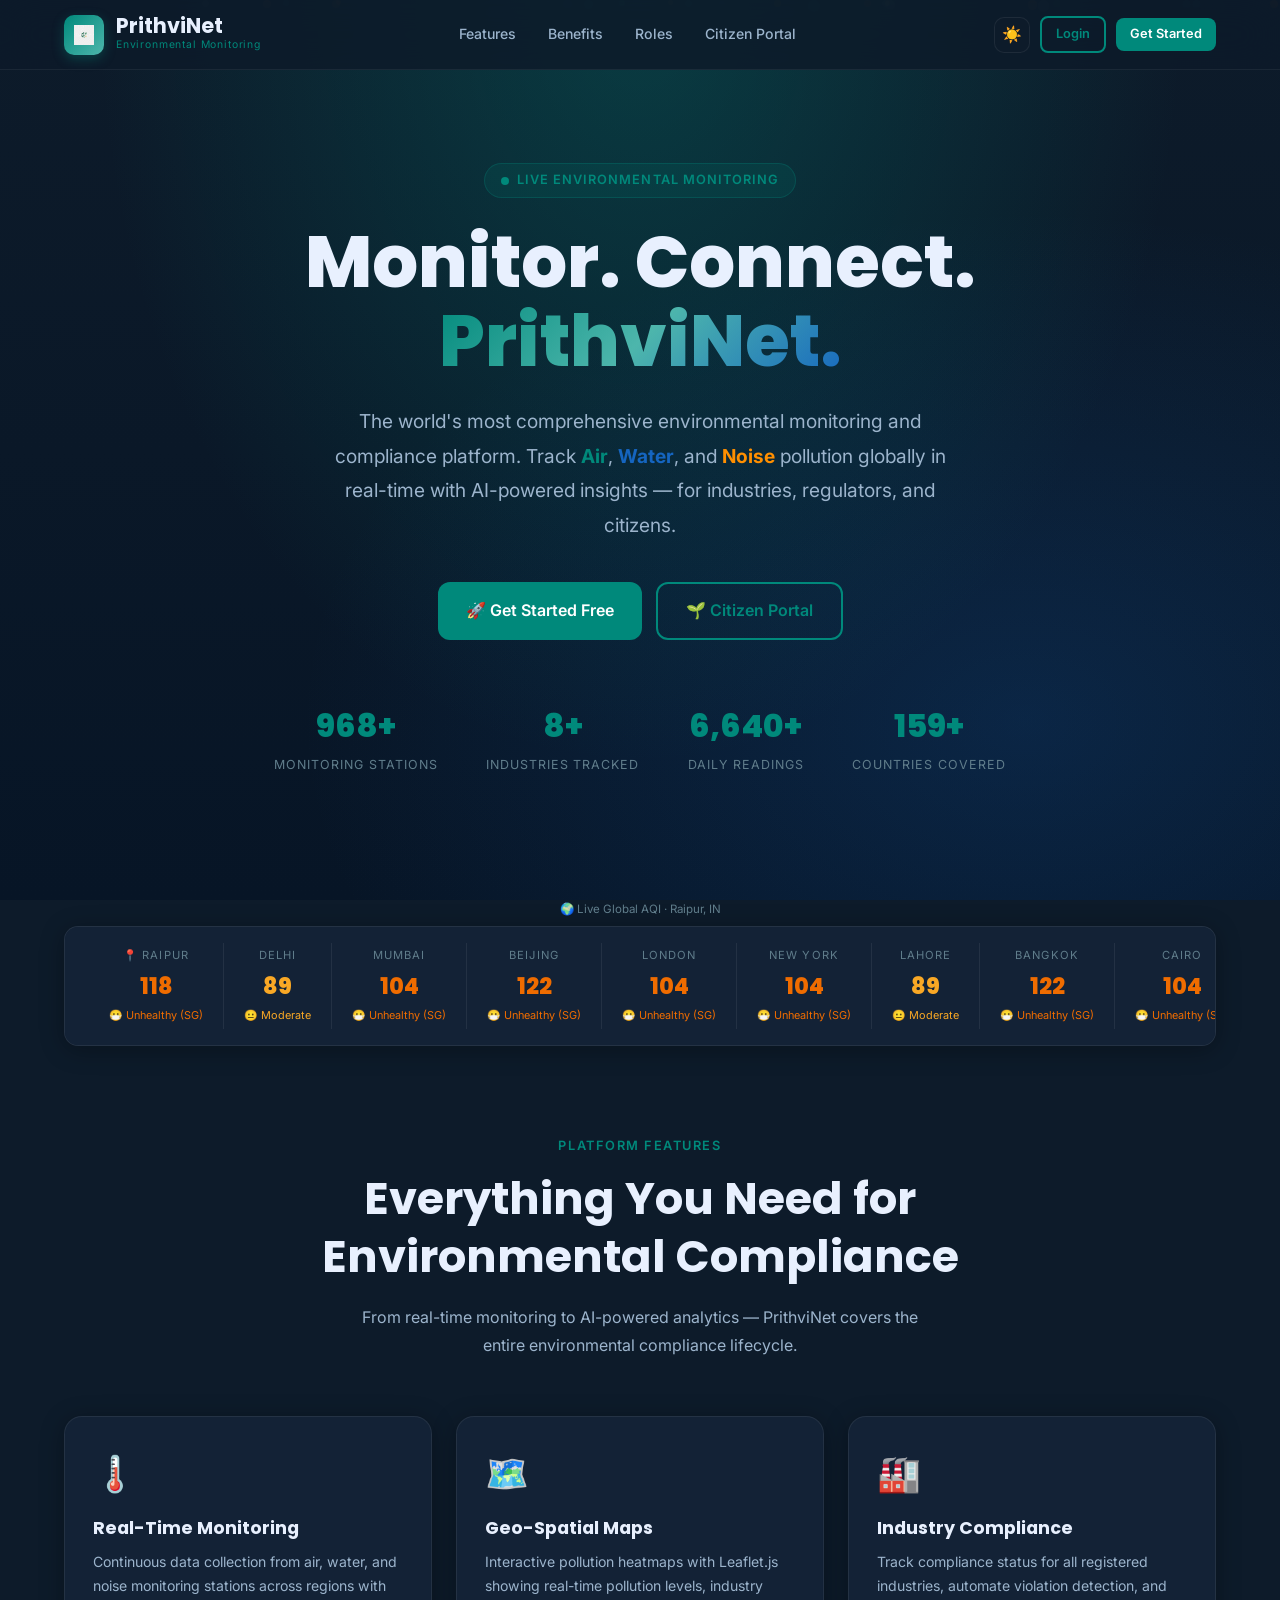
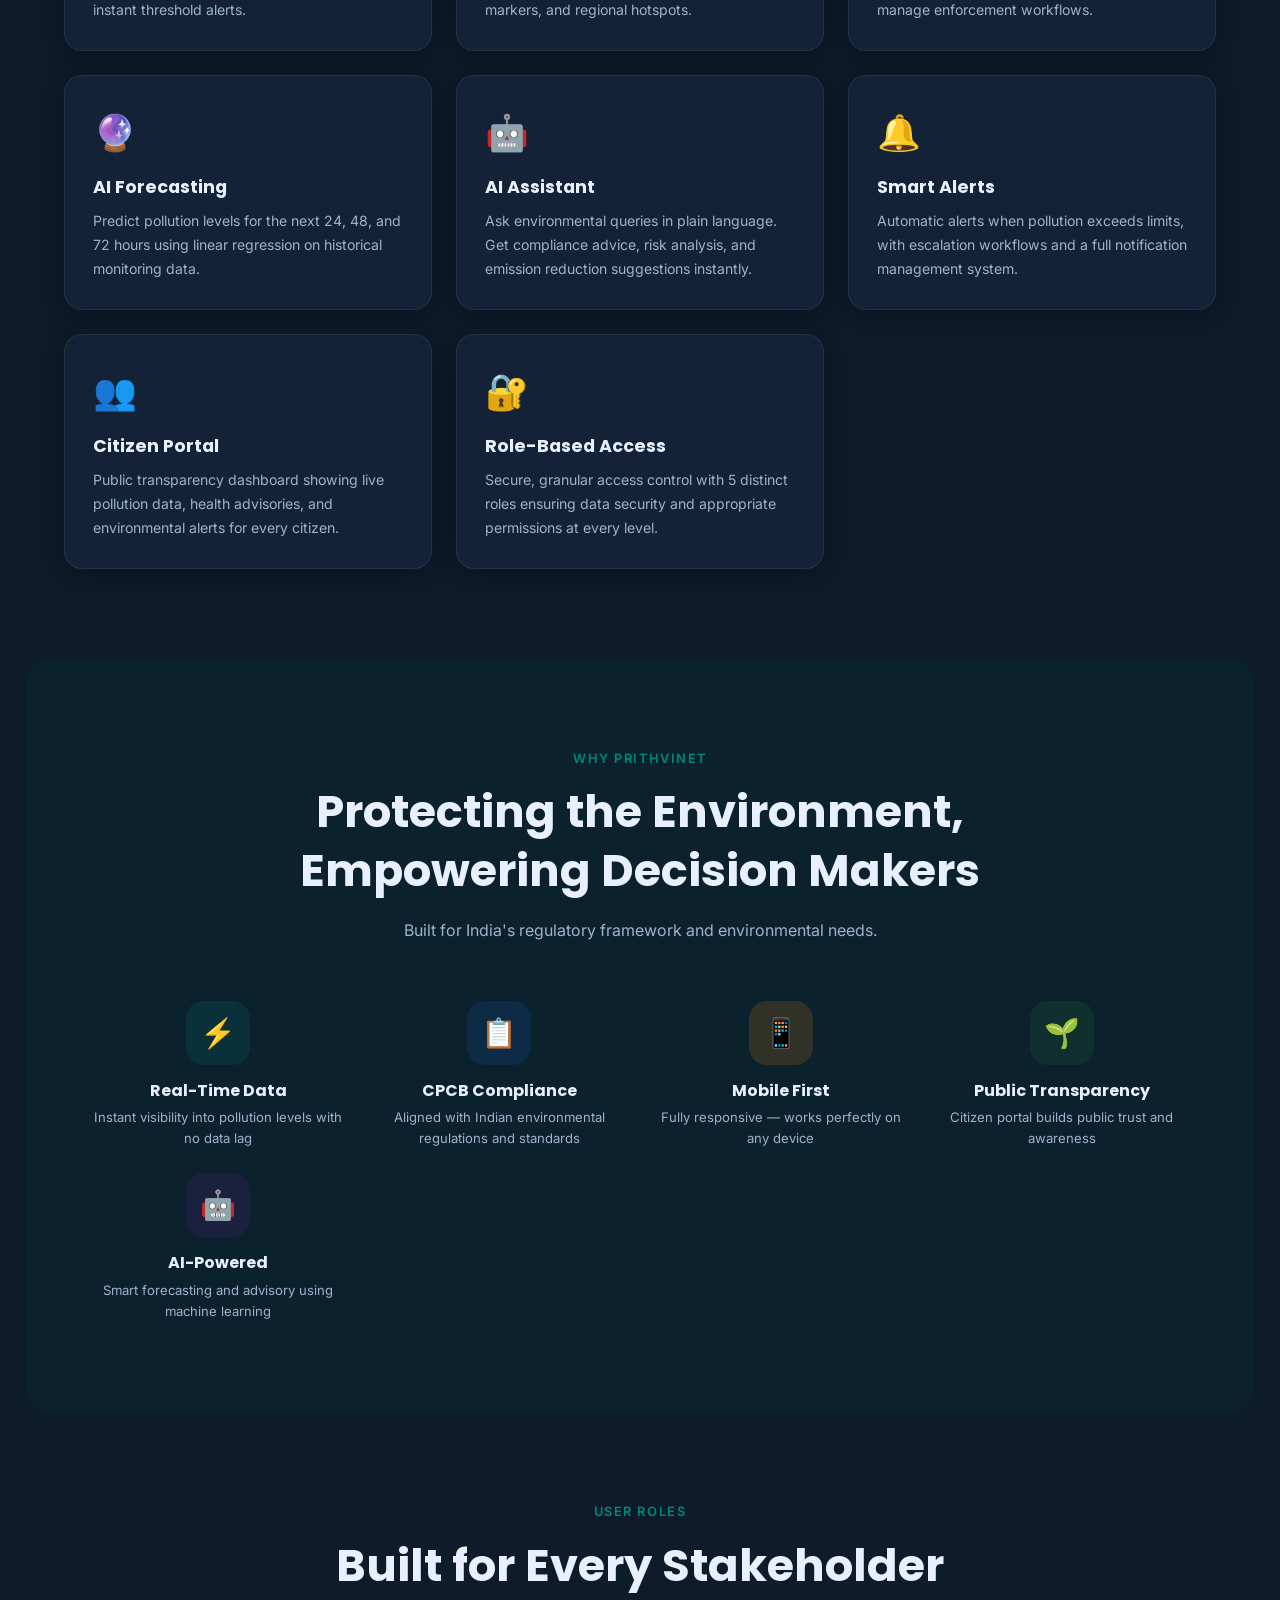
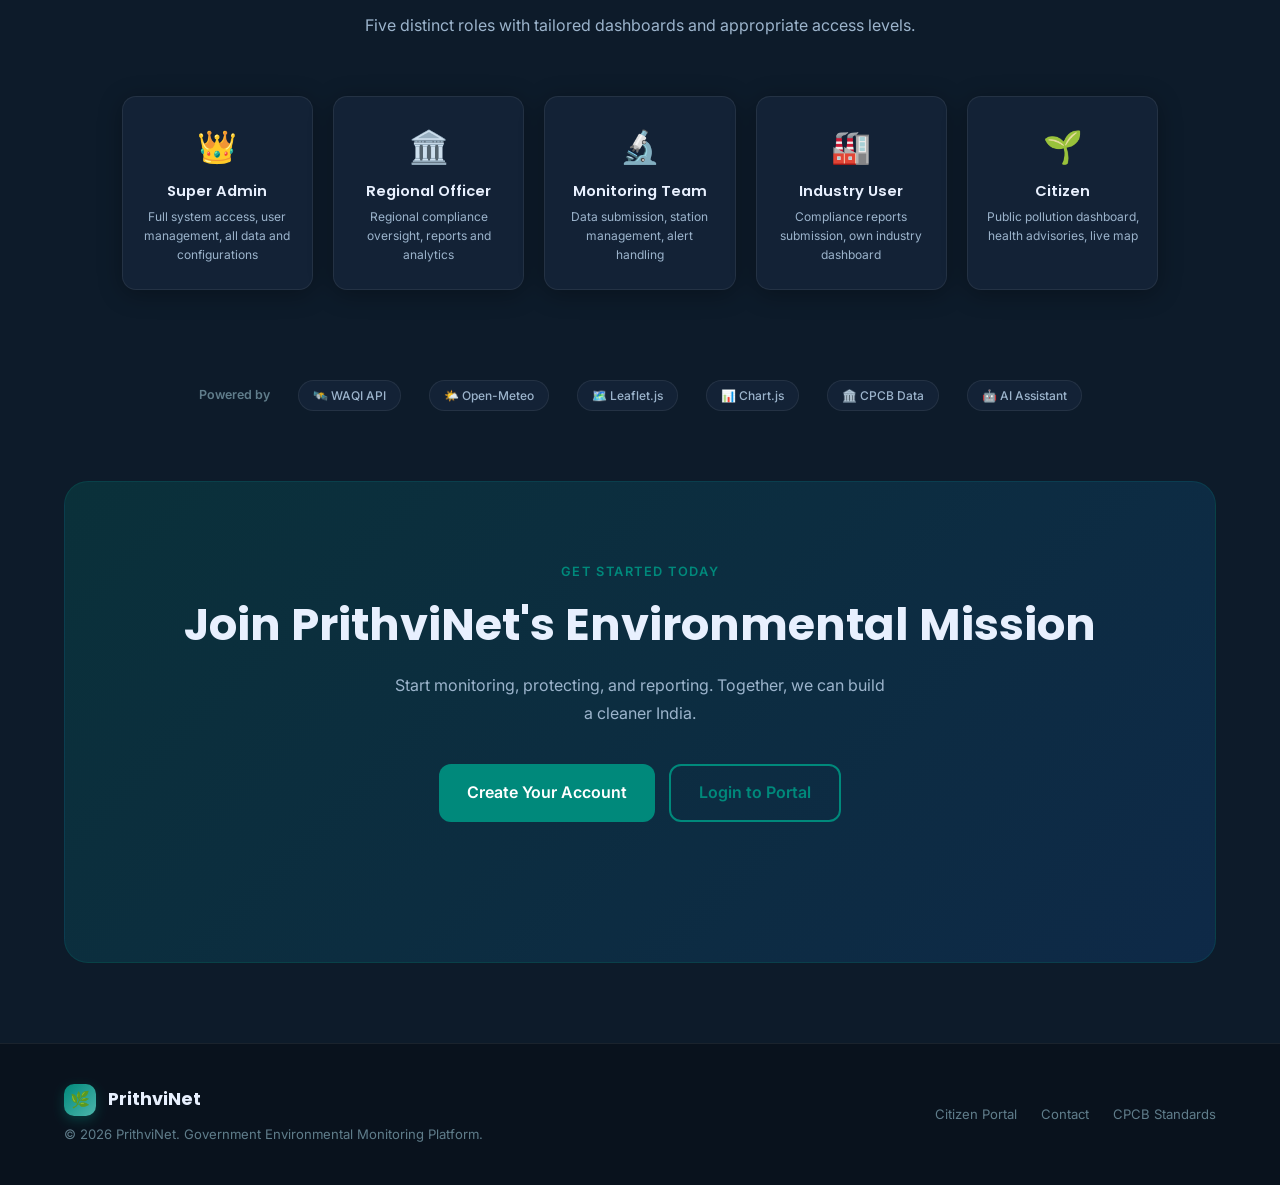
<file: index.html>
<!DOCTYPE html>
<html lang="en" data-theme="dark">
<head>
  <meta charset="UTF-8"/>
  <meta name="viewport" content="width=device-width, initial-scale=1.0"/>
  <title>PrithviNet – Smart Environmental Monitoring Platform</title>
  <meta name="description" content="PrithviNet is India's advanced environmental monitoring and compliance platform tracking Air, Water, and Noise pollution in real-time."/>
  <link rel="stylesheet" href="assets/css/custom.css"/>
  <link rel="icon" type="image/png" href="assets/image/logo.png">

  <style>
    :root { --nav-h: 70px; }

    /* ── Body ── */
    body { overflow-x: hidden; transition: background 0.35s ease, color 0.35s ease; }

    /* ── Landing Navbar ── */
    .land-nav {
      position: fixed; top: 0; left: 0; right: 0; z-index: 100;
      height: var(--nav-h);
      display: flex; align-items: center; justify-content: space-between;
      padding: 0 5%;
      background: var(--nav-bg);
      backdrop-filter: blur(20px);
      border-bottom: 1px solid var(--nav-border);
      transition: background 0.3s ease, box-shadow 0.3s ease;
    }
    [data-theme="dark"]  { --nav-bg: rgba(13,27,42,0.85);   --nav-border: rgba(255,255,255,0.06); }
    [data-theme="light"] { --nav-bg: rgba(255,255,255,0.9);  --nav-border: rgba(0,0,0,0.08); }
    .land-nav.scrolled { box-shadow: 0 4px 24px rgba(0,0,0,0.18); }
    [data-theme="dark"]  .land-nav.scrolled { background: rgba(13,27,42,0.98); }
    [data-theme="light"] .land-nav.scrolled { background: rgba(255,255,255,0.98); }

    .land-logo {
      display: flex; align-items: center; gap: 12px;
      cursor: pointer; text-decoration: none;
    }
    .land-logo .logo-icon {
      width: 40px; height: 40px; border-radius: 10px;
      background: linear-gradient(135deg,#00897B,#4DB6AC);
      display: flex; align-items: center; justify-content: center;
      font-size: 1.3rem; color: #fff;
      box-shadow: 0 4px 12px rgba(0,137,123,0.35);
      transition: transform 0.2s;
    }
    .land-logo:hover .logo-icon { transform: scale(1.08); }
    .land-logo h1 {
      font-size: 1.3rem; font-weight: 700; margin: 0; line-height: 1;
      color: var(--text-primary);
    }
    .land-logo span { font-size: 0.65rem; color: var(--primary); display: block; letter-spacing: 0.08em; }

    .land-nav-links { display: flex; gap: 32px; align-items: center; }
    .land-nav-links a { font-size: 0.88rem; font-weight: 500; color: var(--text-secondary); transition: color 0.3s; }
    .land-nav-links a:hover { color: var(--primary); }
    .land-nav-actions { display: flex; gap: 10px; align-items: center; }
    @media (max-width: 768px) { .land-nav-links { display: none; } }

    /* Navbar Theme Toggle */
    .nav-theme-btn {
      width: 36px; height: 36px; border-radius: 10px;
      background: var(--bg); border: 1px solid var(--border);
      cursor: pointer; display: flex; align-items: center; justify-content: center;
      font-size: 1rem; transition: var(--transition);
      color: var(--text-secondary);
    }
    .nav-theme-btn:hover { background: var(--border); color: var(--primary); }

    /* ── Hero ── */
    .hero {
      min-height: 100vh;
      display: flex; flex-direction: column; align-items: center; justify-content: center;
      text-align: center; padding: 120px 5% 80px;
      position: relative; overflow: hidden;
    }
    .hero-bg {
      position: absolute; inset: 0;
      transition: background 0.35s ease;
    }
    [data-theme="dark"]  .hero-bg {
      background: radial-gradient(ellipse at 50% 0%,  rgba(0,137,123,0.30) 0%, transparent 60%),
                  radial-gradient(ellipse at 80% 80%, rgba(21,101,192,0.20) 0%, transparent 50%),
                  linear-gradient(180deg, #0D1B2A 0%, #071526 100%);
    }
    [data-theme="light"] .hero-bg {
      background: radial-gradient(ellipse at 50% 0%,  rgba(0,137,123,0.12) 0%, transparent 65%),
                  radial-gradient(ellipse at 80% 80%, rgba(21,101,192,0.08) 0%, transparent 55%),
                  linear-gradient(180deg, #EAF4F2 0%, #F0F4F8 100%);
    }
    .hero-particles { position: absolute; inset: 0; overflow: hidden; }
    .particle {
      position: absolute; border-radius: 50%; opacity: 0.13;
      animation: float linear infinite;
    }
    [data-theme="light"] .particle { opacity: 0.08; }
    @keyframes float {
      0%   { transform: translateY(100vh) rotate(0deg);   opacity: 0; }
      10%  { opacity: 0.13; }
      90%  { opacity: 0.13; }
      100% { transform: translateY(-100px) rotate(720deg); opacity: 0; }
    }
    .hero-content { position: relative; z-index: 2; max-width: 900px; }

    .hero-eyebrow {
      display: inline-flex; align-items: center; gap: 8px;
      background: rgba(0,137,123,0.12); border: 1px solid rgba(0,137,123,0.28);
      color: var(--primary); padding: 6px 16px; border-radius: 20px;
      font-size: 0.8rem; font-weight: 600; letter-spacing: 0.08em; text-transform: uppercase;
      margin-bottom: 24px;
    }
    [data-theme="light"] .hero-eyebrow { background: rgba(0,137,123,0.08); }
    .hero-eyebrow-dot { width: 8px; height: 8px; background: #00897B; border-radius: 50%; animation: pulse-green 2s infinite; }
    @keyframes pulse-green { 0%,100%{box-shadow:0 0 0 0 rgba(0,137,123,0.6)} 70%{box-shadow:0 0 0 8px transparent} }

    .hero h1 { font-size: clamp(2.4rem,6vw,4.5rem); font-weight: 800; line-height: 1.1; margin-bottom: 24px; color: var(--text-primary); }
    .hero h1 .gradient-text {
      background: linear-gradient(135deg, #00897B, #4DB6AC, #1565C0);
      -webkit-background-clip: text; -webkit-text-fill-color: transparent; background-clip: text;
    }
    .hero p {
      font-size: clamp(1rem,2vw,1.2rem); color: var(--text-secondary);
      max-width: 650px; margin: 0 auto 40px; line-height: 1.8;
    }
    .hero-cta { display: flex; gap: 14px; justify-content: center; flex-wrap: wrap; margin-bottom: 60px; }

    .hero-stats { display: flex; gap: 48px; justify-content: center; flex-wrap: wrap; }
    .hero-stat { text-align: center; }
    .hero-stat strong {
      display: block; font-size: 2rem; font-weight: 800;
      color: var(--primary); font-family: 'Poppins',sans-serif;
    }
    .hero-stat span { font-size: 0.78rem; color: var(--text-muted); text-transform: uppercase; letter-spacing: 0.08em; }

    /* ── Live AQI Strip ── */
    .aqi-strip-label { text-align:center; margin-bottom:8px; font-size:0.72rem; color:var(--text-muted); }
    .aqi-strip {
      background: var(--bg-card); border: 1px solid var(--border);
      border-radius: 14px; padding: 16px 24px;
      display: flex; gap: 0; overflow-x: auto;
      margin: 0 5%; scrollbar-width: none;
      box-shadow: var(--shadow);
    }
    .aqi-strip::-webkit-scrollbar { display: none; }
    .aqi-city { flex-shrink: 0; text-align: center; padding: 4px 20px; border-right: 1px solid var(--border); }
    .aqi-city:last-child { border-right: none; }
    .aqi-city-name { font-size: 0.7rem; color: var(--text-muted); text-transform: uppercase; letter-spacing: 0.1em; margin-bottom: 4px; }
    .aqi-city-value { font-size: 1.4rem; font-weight: 800; font-family: 'Poppins',sans-serif; }
    .aqi-city-label { font-size: 0.68rem; margin-top: 2px; }

    /* ── Sections ── */
    section { padding: 90px 5%; }
    .section-label { text-align: center; color: var(--primary); font-size: 0.8rem; font-weight: 600; text-transform: uppercase; letter-spacing: 0.12em; margin-bottom: 14px; }
    .section-title { text-align: center; font-size: clamp(1.8rem,3.5vw,2.8rem); margin-bottom: 16px; color: var(--text-primary); }
    .section-sub { text-align: center; color: var(--text-secondary); max-width: 600px; margin: 0 auto 56px; font-size: 1rem; line-height: 1.8; }

    /* ── Feature Cards ── */
    .features-grid { display: grid; grid-template-columns: repeat(auto-fill, minmax(300px,1fr)); gap: 24px; }
    .feature-card {
      background: var(--bg-card); border: 1px solid var(--border);
      border-radius: 18px; padding: 28px;
      transition: all 0.3s ease; cursor: default;
      box-shadow: var(--shadow);
    }
    .feature-card:hover {
      border-color: rgba(0,137,123,0.4); transform: translateY(-6px);
      box-shadow: 0 20px 40px rgba(0,137,123,0.12);
    }
    [data-theme="light"] .feature-card:hover { background: rgba(0,137,123,0.03); }
    [data-theme="dark"]  .feature-card:hover { background: rgba(0,137,123,0.1); }
    .feature-icon { font-size: 2.2rem; margin-bottom: 16px; }
    .feature-card h3 { font-size: 1.1rem; margin-bottom: 10px; color: var(--text-primary); }
    .feature-card p { font-size: 0.88rem; color: var(--text-secondary); line-height: 1.7; }

    /* ── Benefits ── */
    .benefits-section {
      border-radius: 24px; margin: 0 2%;
    }
    [data-theme="dark"]  .benefits-section { background: rgba(0,137,123,0.06); }
    [data-theme="light"] .benefits-section { background: linear-gradient(135deg, rgba(0,137,123,0.05), rgba(21,101,192,0.04)); border: 1px solid rgba(0,137,123,0.12); }
    .benefits-grid { display: grid; grid-template-columns: repeat(auto-fill, minmax(220px,1fr)); gap: 24px; }
    .benefit-item { text-align: center; }
    .benefit-icon {
      width: 64px; height: 64px; border-radius: 18px;
      display: flex; align-items: center; justify-content: center;
      font-size: 1.8rem; margin: 0 auto 16px;
    }
    .benefit-item h4 { font-size: 1rem; margin-bottom: 6px; color: var(--text-primary); }
    .benefit-item p { font-size: 0.82rem; color: var(--text-secondary); }

    /* ── Roles ── */
    
    /* .roles-grid { display: grid; grid-template-columns: repeat(auto-fill, minmax(180px,1fr)); gap: 20px; } */
    
    .roles-grid {
  display: grid;
  /* Use auto-fit to make items spread out to fill space, 
     or keep auto-fill to keep them aligned to the left */
  grid-template-columns: repeat(auto-fit, minmax(180px, 1fr));
  gap: 20px;
  
  /* --- Add these lines --- */
  width: 90%;            /* Or any preferred width (e.g., 1200px) */
  max-width: 1200px;     /* Prevents it from getting too wide on desktop */
  margin: 0 auto;        /* Centers the container horizontally */
}


    .role-card {
      background: var(--bg-card); border: 1px solid var(--border);
      border-radius: 14px; padding: 24px 16px; text-align: center;
      transition: all 0.3s ease; box-shadow: var(--shadow);
    }
    .role-card:hover { border-color: rgba(0,137,123,0.4); transform: translateY(-4px); box-shadow: var(--shadow-lg); }
    [data-theme="light"] .role-card:hover { background: rgba(0,137,123,0.03); }
    [data-theme="dark"]  .role-card:hover { background: rgba(0,137,123,0.1); }
    .role-icon { font-size: 2rem; margin-bottom: 10px; }
    .role-card h4 { font-size: 0.92rem; font-weight: 600; margin-bottom: 6px; color: var(--text-primary); }
    .role-card p { font-size: 0.75rem; color: var(--text-secondary); }

    /* ── CTA ── */
    .cta-section {
      text-align: center; border-radius: 24px;
      padding: 80px 40px; margin: 0 5%;
    }
    [data-theme="dark"]  .cta-section { background: linear-gradient(135deg, rgba(0,137,123,0.2), rgba(21,101,192,0.2)); border: 1px solid rgba(0,137,123,0.2); }
    [data-theme="light"] .cta-section {
      background: linear-gradient(135deg, #E0F7FA, #E8EAF6);
      border: 1px solid rgba(0,137,123,0.2);
      box-shadow: 0 8px 40px rgba(0,137,123,0.1);
    }
    .cta-section p { color: var(--text-secondary); max-width:500px; margin:0 auto 36px; font-size:1rem; line-height:1.8; }

    /* ── Footer ── */
    footer {
      border-top: 1px solid var(--border);
      padding: 40px 5%;
      display: flex; align-items: center; justify-content: space-between; flex-wrap: wrap; gap: 20px;
    }
    [data-theme="dark"]  footer { background: rgba(0,0,0,0.3); }
    [data-theme="light"] footer { background: var(--bg-card); }
    footer p { font-size: 0.82rem; color: var(--text-muted); }
    .footer-links { display: flex; gap: 24px; }
    footer a { font-size: 0.82rem; color: var(--text-muted); transition: color 0.2s; }
    footer a:hover { color: var(--primary); }

    /* ── Light Theme: Button Overrides ── */
    [data-theme="light"] .btn-outline {
      color: var(--primary); border-color: var(--primary);
    }
    [data-theme="light"] .btn-outline:hover { background: var(--primary); color: #fff; }

    /* ── "Powered by" badge strip ── */
    .tech-strip {
      display: flex; justify-content: center; align-items: center;
      gap: 28px; flex-wrap: wrap;
      padding: 0 5% 70px;
      font-size: 0.78rem; color: var(--text-muted);
    }
    .tech-pill {
      background: var(--bg-card); border: 1px solid var(--border);
      border-radius: 20px; padding: 5px 14px;
      color: var(--text-secondary); font-weight: 500; font-size: 0.75rem;
    }
  </style>
</head>
<body>
  <!-- Navbar -->
  <nav class="land-nav" id="land-nav">
    <!-- Logo → clicks to home -->
    <a href="./index.html" class="land-logo" aria-label="PrithviNet Home">
      <div class="logo-icon"><img src="assets/image/logo3.png" alt="image" height="20px" width="20px"></div>
      <div>
        <h1>PrithviNet</h1>
        <span>Environmental Monitoring</span>
      </div>
    </a>

    <div class="land-nav-links">
      <a href="#features">Features</a>
      <a href="#benefits">Benefits</a>
      <a href="#roles">Roles</a>
      <a href="citizen.html">Citizen Portal</a>
    </div>

    <div class="land-nav-actions">
      <!-- Theme toggle -->
      <button class="nav-theme-btn" id="theme-toggle-btn" onclick="toggleLandingTheme()" aria-label="Toggle theme" title="Switch light/dark theme">
        <span id="theme-icon">☀️</span>
      </button>
      <a href="login.html" class="btn btn-outline btn-sm">Login</a>
      <a href="signup.html" class="btn btn-primary btn-sm">Get Started</a>
    </div>
  </nav>

  <!-- Hero -->
  <section class="hero">
    <div class="hero-bg"></div>
    <div class="hero-particles" id="particles"></div>
    <div class="hero-content">
      <div class="hero-eyebrow"><span class="hero-eyebrow-dot"></span>Live Environmental Monitoring</div>
      <h1>Monitor. Connect.<br/><span class="gradient-text">PrithviNet.</span></h1>
      <p>The world's most comprehensive environmental monitoring and compliance platform. Track <strong style="color:#00897B">Air</strong>, <strong style="color:#1565C0">Water</strong>, and <strong style="color:#FF8F00">Noise</strong> pollution globally in real-time with AI-powered insights — for industries, regulators, and citizens.</p>
      <div class="hero-cta">
        <a href="signup.html" class="btn btn-primary btn-lg">🚀 Get Started Free</a>
        <a href="citizen.html" class="btn btn-outline btn-lg">🌱 Citizen Portal</a>
      </div>
      <div class="hero-stats">
        <div class="hero-stat"><strong id="stat-stations">1296+</strong><span>Monitoring Stations</span></div>
        <div class="hero-stat"><strong id="stat-industries">8+</strong><span>Industries Tracked</span></div>
        <div class="hero-stat"><strong id="stat-readings">10K+</strong><span>Daily Readings</span></div>
        <div class="hero-stat"><strong id="stat-regions">180+</strong><span>Countries Covered</span></div>
      </div>
    </div>
  </section>

  <!-- Live AQI Strip -->
  <div class="aqi-strip-label">🌍 Live Global AQI · <span id="aqi-strip-loc">Loading your location...</span></div>
  <div class="aqi-strip" id="aqi-strip">
    <div class="aqi-city" style="opacity:0.5"><div class="aqi-city-name">Loading...</div><div class="aqi-city-value">—</div><div class="aqi-city-label">Live AQI</div></div>
  </div>

  <!-- Features -->
  <section id="features">
    <div class="section-label">Platform Features</div>
    <h2 class="section-title">Everything You Need for<br/>Environmental Compliance</h2>
    <p class="section-sub">From real-time monitoring to AI-powered analytics — PrithviNet covers the entire environmental compliance lifecycle.</p>
    <div class="features-grid">
      <div class="feature-card fade-in"><div class="feature-icon">🌡️</div><h3>Real-Time Monitoring</h3><p>Continuous data collection from air, water, and noise monitoring stations across regions with instant threshold alerts.</p></div>
      <div class="feature-card fade-in fade-in-1"><div class="feature-icon">🗺️</div><h3>Geo-Spatial Maps</h3><p>Interactive pollution heatmaps with Leaflet.js showing real-time pollution levels, industry markers, and regional hotspots.</p></div>
      <div class="feature-card fade-in fade-in-2"><div class="feature-icon">🏭</div><h3>Industry Compliance</h3><p>Track compliance status for all registered industries, automate violation detection, and manage enforcement workflows.</p></div>
      <!-- <div class="feature-card fade-in fade-in-3"><div class="feature-icon">📈</div><h3>Advanced Analytics</h3><p>Monthly and yearly trend analysis, regional comparisons, and exportable reports in PDF and CSV formats.</p></div> -->
      <div class="feature-card fade-in fade-in-4"><div class="feature-icon">🔮</div><h3>AI Forecasting</h3><p>Predict pollution levels for the next 24, 48, and 72 hours using linear regression on historical monitoring data.</p></div>
      <div class="feature-card fade-in"><div class="feature-icon">🤖</div><h3>AI Assistant</h3><p>Ask environmental queries in plain language. Get compliance advice, risk analysis, and emission reduction suggestions instantly.</p></div>
      <div class="feature-card fade-in fade-in-1"><div class="feature-icon">🔔</div><h3>Smart Alerts</h3><p>Automatic alerts when pollution exceeds limits, with escalation workflows and a full notification management system.</p></div>
      <div class="feature-card fade-in fade-in-2"><div class="feature-icon">👥</div><h3>Citizen Portal</h3><p>Public transparency dashboard showing live pollution data, health advisories, and environmental alerts for every citizen.</p></div>
      <div class="feature-card fade-in fade-in-3"><div class="feature-icon">🔐</div><h3>Role-Based Access</h3><p>Secure, granular access control with 5 distinct roles ensuring data security and appropriate permissions at every level.</p></div>
    </div>
  </section>

  <!-- Benefits -->
  <section id="benefits" class="benefits-section">
    <div class="section-label">Why PrithviNet</div>
    <h2 class="section-title">Protecting the Environment,<br/>Empowering Decision Makers</h2>
    <p class="section-sub">Built for India's regulatory framework and environmental needs.</p>
    <div class="benefits-grid">
      <div class="benefit-item"><div class="benefit-icon" style="background:rgba(0,137,123,0.15)">⚡</div><h4>Real-Time Data</h4><p>Instant visibility into pollution levels with no data lag</p></div>
      <div class="benefit-item"><div class="benefit-icon" style="background:rgba(21,101,192,0.15)">📋</div><h4>CPCB Compliance</h4><p>Aligned with Indian environmental regulations and standards</p></div>
      <div class="benefit-item"><div class="benefit-icon" style="background:rgba(255,143,0,0.15)">📱</div><h4>Mobile First</h4><p>Fully responsive — works perfectly on any device</p></div>
      <div class="benefit-item"><div class="benefit-icon" style="background:rgba(46,125,50,0.15)">🌱</div><h4>Public Transparency</h4><p>Citizen portal builds public trust and awareness</p></div>
      <div class="benefit-item"><div class="benefit-icon" style="background:rgba(106,27,154,0.15)">🤖</div><h4>AI-Powered</h4><p>Smart forecasting and advisory using machine learning</p></div>
      <!-- <div class="benefit-item"><div class="benefit-icon" style="background:rgba(211,47,47,0.15)">🔔</div><h4>Proactive Alerts</h4><p>Never miss a critical pollution event with smart notifications</p></div> -->
    </div>
  </section>

  <!-- Roles -->
  <section id="roles">
    <div class="section-label">User Roles</div>
    <h2 class="section-title">Built for Every Stakeholder</h2>
    <p class="section-sub">Five distinct roles with tailored dashboards and appropriate access levels.</p>
    <div class="roles-grid">
      <div class="role-card"><div class="role-icon">👑</div><h4>Super Admin</h4><p>Full system access, user management, all data and configurations</p></div>
      <div class="role-card"><div class="role-icon">🏛️</div><h4>Regional Officer</h4><p>Regional compliance oversight, reports and analytics</p></div>
      <div class="role-card"><div class="role-icon">🔬</div><h4>Monitoring Team</h4><p>Data submission, station management, alert handling</p></div>
      <div class="role-card"><div class="role-icon">🏭</div><h4>Industry User</h4><p>Compliance reports submission, own industry dashboard</p></div>
      <div class="role-card"><div class="role-icon">🌱</div><h4>Citizen</h4><p>Public pollution dashboard, health advisories, live map</p></div>
    </div>
  </section>

  <!-- Tech strip -->
  <div class="tech-strip">
    <span style="font-weight:600;color:var(--text-muted)">Powered by</span>
    <span class="tech-pill">🛰️ WAQI API</span>
    <span class="tech-pill">🌤️ Open-Meteo</span>
    <span class="tech-pill">🗺️ Leaflet.js</span>
    <span class="tech-pill">📊 Chart.js</span>
    <span class="tech-pill">🏛️ CPCB Data</span>
    <span class="tech-pill">🤖 AI Assistant</span>
  </div>

  <!-- CTA -->
  <div class="cta-section">
    <div class="section-label">Get Started Today</div>
    <h2 class="section-title" style="margin-bottom:16px">Join PrithviNet's Environmental Mission</h2>
    <p>Start monitoring, protecting, and reporting. Together, we can build a cleaner India.</p>
    <div class="hero-cta">
      <a href="signup.html" class="btn btn-primary btn-lg">Create Your Account</a>
      <a href="login.html" class="btn btn-outline btn-lg">Login to Portal</a>
    </div>
  </div>

  <div style="height:80px"></div>

  <!-- Footer -->
  <footer>
    <div>
      <a href="./index.html" class="land-logo" style="margin-bottom:8px;display:inline-flex">
        <div class="logo-icon" style="width:32px;height:32px;font-size:1rem">🌿</div>
        <h1 style="font-size:1.1rem;margin:0">PrithviNet</h1>
      </a>
      <p>© 2026 PrithviNet. Government Environmental Monitoring Platform.</p>
    </div>
    <div class="footer-links">
      <a href="citizen.html">Citizen Portal</a>
      <!-- <a href="#">Privacy Policy</a> -->
      <a href="https://cpcb.nic.in/contact-directory/" target="_blank">Contact</a>
      <!-- <a href="#">CPCB Standards</a> -->
      <a href="assets/pdfs/GeneralStandards.pdf" target="_blank" rel="noopener noreferrer">CPCB Standards</a>

    </div>
  </footer>

  <script src="assets/js/app.js"></script>
  <script src="assets/js/livedata.js"></script>
  <script>
    // ── Theme ──────────────────────────────────────────────────────
    function applyLandingTheme(theme) {
      document.documentElement.setAttribute('data-theme', theme);
      localStorage.setItem('pn_theme', theme);
      const icon = document.getElementById('theme-icon');
      if (icon) icon.textContent = theme === 'dark' ? '☀️' : '🌙';
    }

    function toggleLandingTheme() {
      const current = localStorage.getItem('pn_theme') || 'dark';
      applyLandingTheme(current === 'dark' ? 'light' : 'dark');
    }

    // Load saved theme on page start (default to dark for home screen)
    const savedTheme = localStorage.getItem('pn_theme') || 'dark';
    applyLandingTheme(savedTheme);

    // ── Navbar scroll effect ───────────────────────────────────────
    window.addEventListener('scroll', () => {
      document.getElementById('land-nav').classList.toggle('scrolled', window.scrollY > 50);
    });

    // ── Particle background ────────────────────────────────────────
    const container = document.getElementById('particles');
    for (let i = 0; i < 25; i++) {
      const p = document.createElement('div');
      p.className = 'particle';
      const size = Math.random() * 8 + 4;
      const colors = ['#00897B','#4DB6AC','#1565C0','#FF8F00'];
      p.style.cssText = `
        width:${size}px; height:${size}px;
        left:${Math.random()*100}%;
        animation-duration:${Math.random()*20+15}s;
        animation-delay:${Math.random()*10}s;
        background:${colors[Math.floor(Math.random()*colors.length)]};
      `;
      container.appendChild(p);
    }

    // ── Animate stats ──────────────────────────────────────────────
    setTimeout(() => {
      animateCounter(document.getElementById('stat-stations'),  1296,  1800, '', '+');
      animateCounter(document.getElementById('stat-industries'), 8,     1000, '', '+');
      animateCounter(document.getElementById('stat-readings'),  10000, 2000, '', '+');
      animateCounter(document.getElementById('stat-regions'),   180,   1500, '', '+');
    }, 500);

    // ── Live AQI Strip ─────────────────────────────────────────────
    const STRIP_CITIES = [
      { name:'📍 My Area', useLocation: true },
      { name:'Delhi',    lat:28.6139, lng:77.2090 },
      { name:'Mumbai',   lat:19.0760, lng:72.8777 },
      { name:'Beijing',  lat:39.9042, lng:116.4074 },
      { name:'London',   lat:51.5074, lng:-0.1278 },
      { name:'New York', lat:40.7128, lng:-74.0060 },
      { name:'Lahore',   lat:31.5204, lng:74.3587 },
      { name:'Bangkok',  lat:13.7563, lng:100.5018 },
      { name:'Cairo',    lat:30.0444, lng:31.2357 },
      { name:'Kolkata',  lat:22.5726, lng:88.3639 },
      { name:'Jakarta',  lat:-6.2088, lng:106.8456 },
      { name:'Paris',    lat:48.8566, lng:2.3522 },
    ];

    async function loadAQIStrip() {
      try {
        const loc = await LiveLocation.get();
        document.getElementById('aqi-strip-loc').textContent = `${loc.city}, ${loc.country}`;
        STRIP_CITIES[0] = { name:`📍 ${loc.city}`, lat:loc.lat, lng:loc.lng };
      } catch(e) { STRIP_CITIES.shift(); }

      const strip = document.getElementById('aqi-strip');
      strip.innerHTML = '';

      for (let i = 0; i < STRIP_CITIES.length; i += 4) {
        const batch = STRIP_CITIES.slice(i, i+4);
        await Promise.all(batch.map(async (c) => {
          const data = await WAQI.getFeedByGeo(c.lat, c.lng);
          const aqi = data?.aqi ?? '—';
          const lvl = WAQI.aqiLevel(typeof aqi === 'number' ? aqi : null);
          const el = document.createElement('div');
          el.className = 'aqi-city';
          el.innerHTML = `<div class="aqi-city-name">${c.name}</div><div class="aqi-city-value" style="color:${lvl.color}">${aqi}</div><div class="aqi-city-label" style="color:${lvl.color}">${lvl.emoji} ${lvl.label}</div>`;
          strip.appendChild(el);
        }));
      }
    }
    loadAQIStrip();

    Toast.init();
  </script>
</body>
</html>
</file>
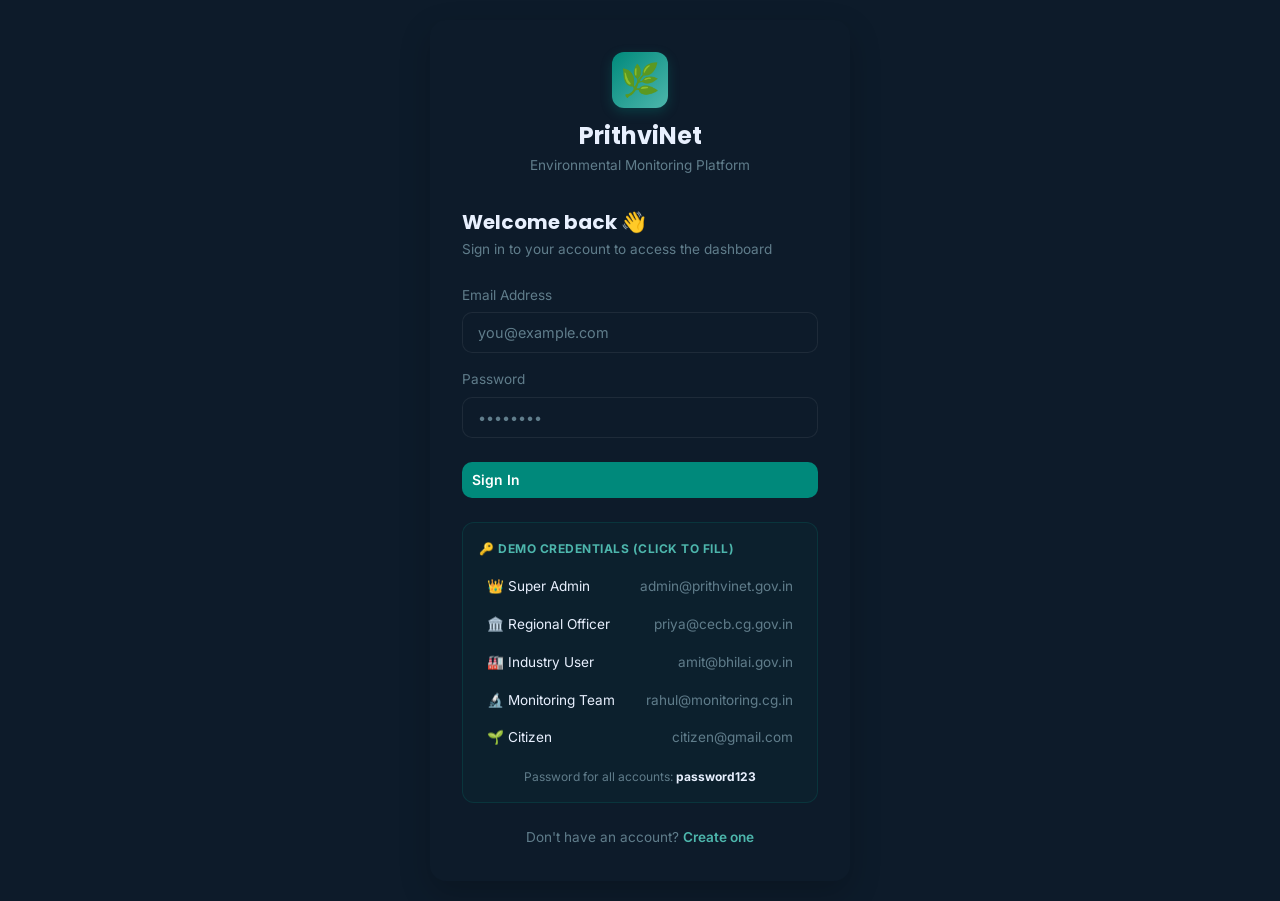
<file: alerts.html>
<!DOCTYPE html>
<html lang="en">
<head>
  <meta charset="UTF-8"/>
  <meta name="viewport" content="width=device-width, initial-scale=1.0"/>
  <title>Alerts – PrithviNet</title>
  <link rel="stylesheet" href="assets/css/custom.css"/>
</head>
<body>
<div class="app-layout">
  <div id="app-root">
    <div class="main-content" id="main-content">
      <div class="page-content">
        <div class="page-header fade-in">
          <div><h1>🔔 Alerts & Notifications</h1><p>Monitor and manage all environmental alerts</p></div>
          <div class="flex flex-gap-1">
            <button class="btn btn-secondary btn-sm" onclick="markAllRead()">✓ Mark All Read</button>
            <button class="btn btn-secondary btn-sm" onclick="loadAlerts()">↻ Refresh</button>
          </div>
        </div>

        <!-- Summary -->
        <div class="grid grid-4 mb-3 fade-in">
          <div class="card stat-card"><div class="stat-icon danger">🚨</div><div class="stat-body"><div class="stat-label">Critical</div><div class="stat-value" id="cnt-critical">—</div></div></div>
          <div class="card stat-card"><div class="stat-icon" style="background:rgba(245,124,0,0.1);color:var(--warning)">⚠️</div><div class="stat-body"><div class="stat-label">High</div><div class="stat-value" id="cnt-high">—</div></div></div>
          <div class="card stat-card"><div class="stat-icon" style="background:rgba(0,137,123,0.1);color:var(--primary)">📋</div><div class="stat-body"><div class="stat-label">Unread</div><div class="stat-value" id="cnt-unread">—</div></div></div>
          <div class="card stat-card compliance"><div class="stat-icon compliance">📭</div><div class="stat-body"><div class="stat-label">Total Today</div><div class="stat-value" id="cnt-total">—</div></div></div>
        </div>

        <!-- Filters -->
        <div class="filter-bar fade-in">
          <select class="form-control" id="sev-fil" onchange="filterAlerts()" style="width:auto">
            <option value="">All Severity</option>
            <option value="critical">🚨 Critical</option>
            <option value="high">⚠️ High</option>
            <option value="medium">📋 Medium</option>
            <option value="low">ℹ️ Low</option>
          </select>
          <select class="form-control" id="type-fil" onchange="filterAlerts()" style="width:auto">
            <option value="">All Types</option>
            <option value="air">💨 Air</option>
            <option value="water">💧 Water</option>
            <option value="noise">🔊 Noise</option>
            <option value="compliance">🏭 Compliance</option>
            <option value="system">⚙️ System</option>
          </select>
          <select class="form-control" id="read-fil" onchange="filterAlerts()" style="width:auto">
            <option value="">All</option>
            <option value="0">Unread Only</option>
            <option value="1">Read Only</option>
          </select>
        </div>

        <!-- Alerts List -->
        <div class="card fade-in">
          <div id="alerts-container" style="padding: 16px">
            <div class="flex-center" style="height:200px"><div class="spinner"></div></div>
          </div>
        </div>

        <!-- Escalation Workflow -->
        <div class="card p-3 mt-3 fade-in">
          <div class="chart-title mb-3">⚡ Escalation Workflow</div>
          <div style="display:flex;gap:0;align-items:center;flex-wrap:wrap">
            <div style="flex:1;min-width:150px;text-align:center;padding:16px">
              <div style="width:48px;height:48px;background:rgba(0,137,123,0.15);border-radius:12px;display:flex;align-items:center;justify-content:center;font-size:1.4rem;margin:0 auto 10px">🔍</div>
              <div style="font-size:0.85rem;font-weight:600">Detection</div>
              <div style="font-size:0.75rem;color:var(--text-muted)">Auto-detect threshold breach</div>
            </div>
            <div style="font-size:1.4rem;color:var(--text-muted)">→</div>
            <div style="flex:1;min-width:150px;text-align:center;padding:16px">
              <div style="width:48px;height:48px;background:rgba(245,124,0,0.15);border-radius:12px;display:flex;align-items:center;justify-content:center;font-size:1.4rem;margin:0 auto 10px">🔔</div>
              <div style="font-size:0.85rem;font-weight:600">Alert Generated</div>
              <div style="font-size:0.75rem;color:var(--text-muted)">Notify monitoring team</div>
            </div>
            <div style="font-size:1.4rem;color:var(--text-muted)">→</div>
            <div style="flex:1;min-width:150px;text-align:center;padding:16px">
              <div style="width:48px;height:48px;background:rgba(21,101,192,0.15);border-radius:12px;display:flex;align-items:center;justify-content:center;font-size:1.4rem;margin:0 auto 10px">👤</div>
              <div style="font-size:0.85rem;font-weight:600">Regional Review</div>
              <div style="font-size:0.75rem;color:var(--text-muted)">Officer acknowledges & acts</div>
            </div>
            <div style="font-size:1.4rem;color:var(--text-muted)">→</div>
            <div style="flex:1;min-width:150px;text-align:center;padding:16px">
              <div style="width:48px;height:48px;background:rgba(211,47,47,0.15);border-radius:12px;display:flex;align-items:center;justify-content:center;font-size:1.4rem;margin:0 auto 10px">🚨</div>
              <div style="font-size:0.85rem;font-weight:600">Escalation</div>
              <div style="font-size:0.75rem;color:var(--text-muted)">Escalate to Super Admin</div>
            </div>
            <div style="font-size:1.4rem;color:var(--text-muted)">→</div>
            <div style="flex:1;min-width:150px;text-align:center;padding:16px">
              <div style="width:48px;height:48px;background:rgba(46,125,50,0.15);border-radius:12px;display:flex;align-items:center;justify-content:center;font-size:1.4rem;margin:0 auto 10px">✅</div>
              <div style="font-size:0.85rem;font-weight:600">Resolution</div>
              <div style="font-size:0.75rem;color:var(--text-muted)">Issue resolved, alert closed</div>
            </div>
          </div>
        </div>
      </div>
    </div>
  </div>
</div>

<script src="assets/js/app.js"></script>
<script>
initApp('Alerts');
let allAlerts = [];

const typeIcons = { air:'💨', water:'💧', noise:'🔊', compliance:'🏭', system:'⚙️' };
const sevBg = { critical:'rgba(211,47,47,0.1)', high:'rgba(245,124,0,0.1)', medium:'rgba(0,137,123,0.08)', low:'rgba(46,125,50,0.08)' };

async function loadAlerts() {
  const res = await API.get('alerts', { limit: 100 });
  allAlerts = res.ok ? res.data.data : getDemoAlerts();
  const counts = res.ok ? res.data.counts : { critical: 3, unread: 5, total: 8 };
  
  document.getElementById('cnt-critical').textContent = counts?.critical || allAlerts.filter(a=>a.severity==='critical').length;
  document.getElementById('cnt-high').textContent = allAlerts.filter(a=>a.severity==='high').length;
  document.getElementById('cnt-unread').textContent = counts?.unread || allAlerts.filter(a=>!a.is_read).length;
  document.getElementById('cnt-total').textContent = counts?.total || allAlerts.length;
  
  renderAlerts(allAlerts);
}

function getDemoAlerts() {
  return [
    {id:1,type:'air',title:'Critical AQI at Delhi Station 1',message:'PM2.5 levels reached 145.6 µg/m³ — AQI 198. Immediate action required.',severity:'critical',station_name:'Delhi Air Station 1',is_read:0,is_acknowledged:0,created_at:new Date().toISOString()},
    {id:2,type:'water',title:'High BOD Detected – Mumbai',message:'Mumbai Sea Water Monitor shows BOD at 45.2 mg/L, exceeding safe limit of 30 mg/L.',severity:'high',station_name:'Mumbai Sea Water Monitor',is_read:0,is_acknowledged:0,created_at:new Date(Date.now()-3600000).toISOString()},
    {id:3,type:'noise',title:'Noise Level Exceeded – Pune',message:'Pune Industrial Noise station recorded Lmax 95.2 dB exceeding limit of 85 dB.',severity:'high',station_name:'Pune Industrial Noise',is_read:1,is_acknowledged:1,created_at:new Date(Date.now()-7200000).toISOString()},
    {id:4,type:'compliance',title:'Non-Compliance: Reliance Petrochem',message:'Reliance Petrochem has exceeded emission limits for 3 consecutive months. Enforcement action initiated.',severity:'critical',industry_name:'Reliance Petrochem',is_read:0,is_acknowledged:0,created_at:new Date(Date.now()-86400000).toISOString()},
    {id:5,type:'compliance',title:'Non-Compliance: ACC Chemicals Ltd',message:'ACC Chemicals Ltd failed to submit monthly compliance report.',severity:'medium',industry_name:'ACC Chemicals Ltd',is_read:0,is_acknowledged:0,created_at:new Date(Date.now()-172800000).toISOString()},
    {id:6,type:'air',title:'AQI Warning at Jaipur',message:'PM2.5 at 95.4 µg/m³ — AQI 135. Sensitive groups should limit outdoor activity.',severity:'medium',station_name:'Jaipur Air Monitor',is_read:1,is_acknowledged:0,created_at:new Date(Date.now()-259200000).toISOString()},
    {id:7,type:'system',title:'Maintenance Scheduled',message:'Ahmedabad Noise Station scheduled for maintenance on 10 March 2026.',severity:'low',is_read:1,is_acknowledged:1,created_at:new Date(Date.now()-345600000).toISOString()},
    {id:8,type:'air',title:'NO2 Spike at Delhi',message:'NO2 levels at 89.4 µg/m³ at Delhi Air Station 1, approaching critical threshold.',severity:'high',is_read:0,is_acknowledged:0,created_at:new Date(Date.now()-432000000).toISOString()},
  ];
}

function filterAlerts() {
  const sev = document.getElementById('sev-fil').value;
  const type = document.getElementById('type-fil').value;
  const read = document.getElementById('read-fil').value;
  const filtered = allAlerts.filter(a => {
    return (!sev || a.severity===sev) && (!type || a.type===type) && (read==='' || String(a.is_read)===read);
  });
  renderAlerts(filtered);
}

function renderAlerts(alerts) {
  const container = document.getElementById('alerts-container');
  if (!alerts.length) {
    container.innerHTML = '<div class="text-center text-muted" style="padding:60px 0"><div style="font-size:3rem;margin-bottom:16px">🎉</div><div style="font-size:1rem">No alerts found</div></div>';
    return;
  }
  container.innerHTML = alerts.map(a=>`
    <div class="alert-item ${a.is_read?'':'unread'} ${a.severity}" id="alert-${a.id}" onclick="markRead(${a.id})">
      <div class="alert-icon" style="background:${sevBg[a.severity]}">${typeIcons[a.type]||'⚠️'}</div>
      <div style="flex:1;min-width:0">
        <div style="display:flex;align-items:center;gap:10px;flex-wrap:wrap;margin-bottom:4px">
          <strong style="font-size:0.9rem;${a.is_read?'':'font-weight:700'}">${a.title}</strong>
          ${a.is_read?'':'<span style="width:8px;height:8px;background:var(--primary);border-radius:50%;flex-shrink:0"></span>'}
        </div>
        <p style="font-size:0.82rem;color:var(--text-secondary);margin-bottom:8px;line-height:1.5">${a.message}</p>
        <div style="display:flex;align-items:center;gap:10px;flex-wrap:wrap">
          ${Format.severityBadge(a.severity)}
          <span style="font-size:0.72rem;color:var(--text-muted)">${typeIcons[a.type]} ${a.type}</span>
          ${a.station_name?`<span style="font-size:0.72rem;color:var(--text-muted)">📡 ${a.station_name}</span>`:''}
          ${a.industry_name?`<span style="font-size:0.72rem;color:var(--text-muted)">🏭 ${a.industry_name}</span>`:''}
          <span style="font-size:0.72rem;color:var(--text-muted);margin-left:auto">${Format.datetime(a.created_at)}</span>
        </div>
      </div>
      <div style="display:flex;flex-direction:column;gap:6px;align-items:flex-end;flex-shrink:0">
        ${a.is_acknowledged?'<span class="badge badge-normal" style="font-size:0.65rem">ACK</span>':'<button class="btn btn-sm btn-outline" style="font-size:0.72rem;padding:4px 10px" onclick="acknowledge(event,'+a.id+')">Acknowledge</button>'}
      </div>
    </div>`).join('');
}

async function markRead(id) {
  await API.post('alerts', { action: 'read', id });
  const el = document.getElementById(`alert-${id}`);
  if (el) el.classList.remove('unread');
  const a = allAlerts.find(x=>x.id===id);
  if (a) a.is_read = 1;
}

async function acknowledge(e, id) {
  e.stopPropagation();
  const res = await API.post('alerts', { action: 'acknowledge', id });
  if (res.ok) { Toast.success('Alert acknowledged'); loadAlerts(); }
}

async function markAllRead() {
  const res = await API.post('alerts', { action: 'read_all' });
  if (res.ok) { Toast.success('All alerts marked as read'); loadAlerts(); }
}

loadAlerts();
// Poll every 30 seconds
setInterval(loadAlerts, 30000);
</script>
</body>
</html>
</file>
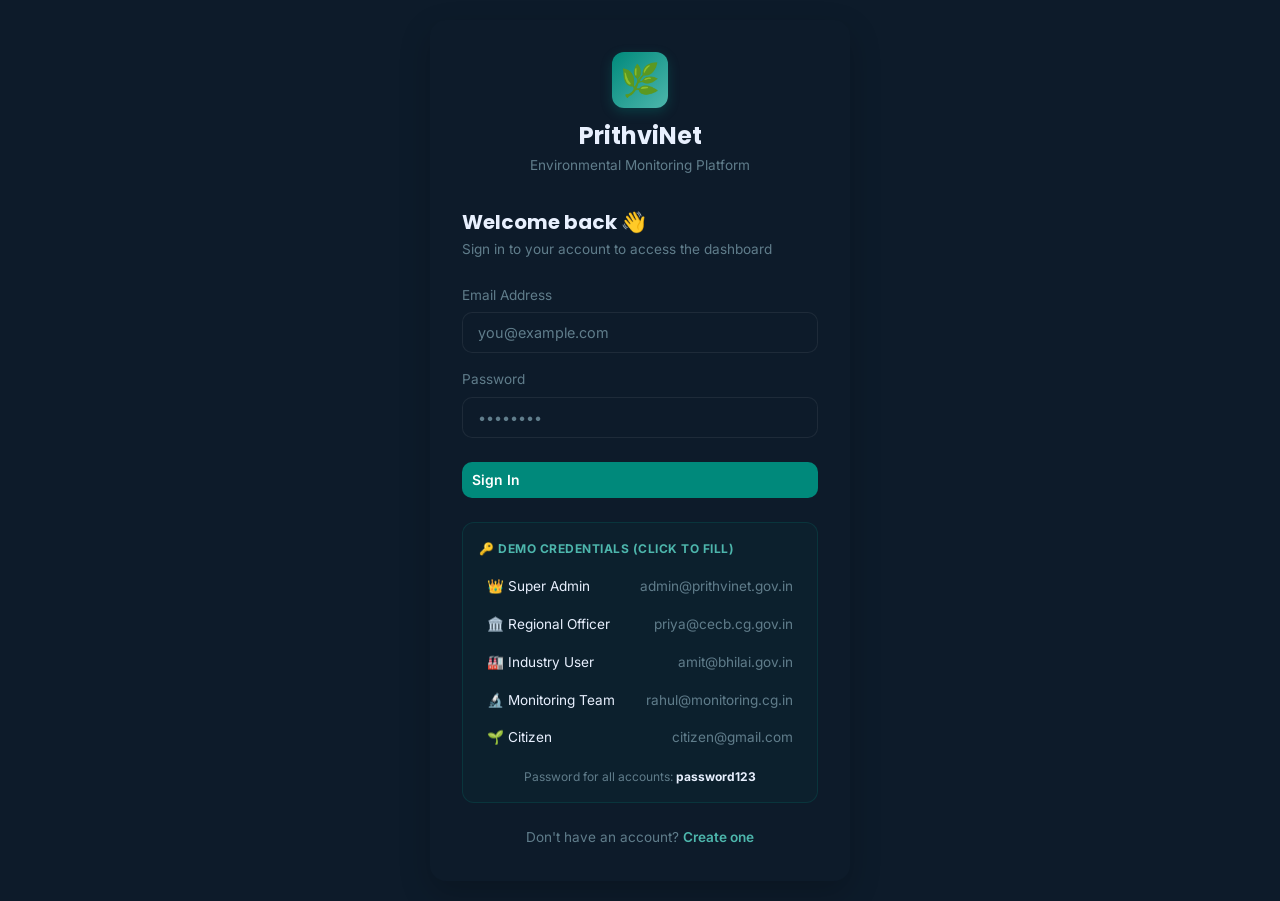
<file: assistant.html>
<!DOCTYPE html>
<html lang="en">
<head>
  <meta charset="UTF-8"/>
  <meta name="viewport" content="width=device-width, initial-scale=1.0"/>
  <title>AI Assistant – PrithviNet</title>
  <link rel="stylesheet" href="assets/css/custom.css"/>
  <style>
    .ai-layout { display: grid; grid-template-columns: 1fr 2.2fr; gap: 20px; height: calc(100vh - 180px); min-height: 600px; }
    @media(max-width:900px){.ai-layout{grid-template-columns:1fr;height:auto}}
    .ai-left { display: flex; flex-direction: column; gap: 12px; overflow-y: auto; }
    .ai-right { display: flex; flex-direction: column; background: var(--bg-card); border: 1px solid var(--border); border-radius: var(--radius); overflow: hidden; }
    .ai-header { padding: 16px 20px; border-bottom: 1px solid var(--border); display: flex; align-items: center; gap: 14px; background: linear-gradient(135deg,rgba(0,137,123,0.15),rgba(21,101,192,0.1)); }
    .ai-avatar { width: 48px; height: 48px; border-radius: 14px; background: linear-gradient(135deg,#00897B,#1565C0); display: flex; align-items: center; justify-content: center; font-size: 1.5rem; box-shadow: 0 4px 14px rgba(0,137,123,0.4); }
    .ai-status { display: flex; align-items: center; gap: 6px; font-size: 0.75rem; color: var(--success); }
    .ai-status::before { content: ''; width: 8px; height: 8px; border-radius: 50%; background: var(--success); animation: pulse-green 2s infinite; }
    @keyframes pulse-green { 0%,100%{opacity:1}50%{opacity:0.4} }
    .chat-messages { flex: 1; overflow-y: auto; padding: 16px; display: flex; flex-direction: column; gap: 14px; }
    .chat-msg { display: flex; gap: 10px; align-items: flex-start; }
    .chat-msg.user { flex-direction: row-reverse; }
    .chat-avt { width: 34px; height: 34px; border-radius: 10px; display: flex; align-items: center; justify-content: center; font-size: 1rem; flex-shrink: 0; }
    .chat-avt.bot-avt { background: linear-gradient(135deg,#00897B,#1565C0); }
    .chat-avt.user-avt { background: linear-gradient(135deg,#FF8F00,#C62828); font-weight:800; color:#fff; font-size:0.9rem; }
    .chat-bubble { max-width: 80%; padding: 12px 16px; border-radius: 16px; font-size: 0.85rem; line-height: 1.6; }
    .chat-msg.bot .chat-bubble { background: var(--bg); border: 1px solid var(--border); border-top-left-radius: 4px; color: var(--text-primary); }
    .chat-msg.user .chat-bubble { background: linear-gradient(135deg,#00897B,#1565C0); color: #fff; border-top-right-radius: 4px; }
    .copilot-result { background: linear-gradient(135deg,rgba(0,137,123,0.08),rgba(21,101,192,0.08)); border: 1px solid rgba(0,137,123,0.3); border-radius: 12px; padding: 14px; margin-top: 4px; }
    .chat-input-area { padding: 14px 16px; border-top: 1px solid var(--border); display: flex; gap: 10px; background: var(--bg-card); }
    .chat-input-area input { flex: 1; background: var(--bg); border: 1px solid var(--border); border-radius: 24px; padding: 10px 18px; color: var(--text-primary); font-size: 0.88rem; outline: none; transition: border 0.2s; }
    .chat-input-area input:focus { border-color: var(--primary); }
    .send-btn { width: 42px; height: 42px; border-radius: 50%; background: linear-gradient(135deg,#00897B,#1565C0); border: none; color: #fff; font-size: 1.1rem; cursor: pointer; display: flex; align-items: center; justify-content: center; flex-shrink: 0; transition: transform 0.15s; }
    .send-btn:hover { transform: scale(1.1); }
    .send-btn:disabled { opacity: 0.5; transform: none; }
    .quick-btn { width: 100%; text-align: left; padding: 10px 14px; background: var(--bg-card); border: 1px solid var(--border); border-radius: 10px; color: var(--text-primary); cursor: pointer; font-size: 0.8rem; line-height: 1.4; transition: all 0.15s; }
    .quick-btn:hover { background: rgba(0,137,123,0.12); border-color: var(--primary); color: var(--primary); }
    .section-label { font-size: 0.72rem; font-weight: 700; text-transform: uppercase; color: var(--text-muted); letter-spacing: 0.8px; padding: 4px 0 6px; }
    .typing-dots span { display: inline-block; width: 7px; height: 7px; border-radius: 50%; background: var(--text-muted); margin: 0 2px; animation: typing-bounce 1.2s infinite; }
    .typing-dots span:nth-child(2){animation-delay:0.2s}
    .typing-dots span:nth-child(3){animation-delay:0.4s}
    @keyframes typing-bounce{0%,60%,100%{transform:translateY(0)}30%{transform:translateY(-8px)}}
    .model-badge { display: inline-flex; align-items: center; gap: 5px; padding: 3px 10px; border-radius: 20px; background: rgba(0,137,123,0.15); border: 1px solid rgba(0,137,123,0.3); font-size: 0.7rem; color: var(--primary); font-weight: 700; }
  </style>
</head>
<body>
<div class="app-layout">
  <div id="app-root">
    <div class="main-content" id="main-content">
      <div class="page-content">
        <div class="page-header fade-in" style="margin-bottom:16px">
          <div>
            <h1>🤖 AI Compliance Copilot</h1>
            <p>Causal emission modeling · Intervention simulation · Real CG data</p>
          </div>
          <div style="display:flex;gap:8px">
            <span class="model-badge">🧠 Causal Graph Model</span>
            <button class="btn btn-secondary btn-sm" onclick="clearChat()">🗑️ Clear</button>
          </div>
        </div>

        <div class="ai-layout fade-in">
          <!-- Left: Quick Questions -->
          <div class="ai-left">
            <div class="card p-3">
              <div class="section-label">🔬 Intervention Simulations</div>
              <div style="display:flex;flex-direction:column;gap:7px">
                <button class="quick-btn" onclick="sendQuick(this.textContent)">If Bhilai Steel Plant reduces PM2.5 by 30%, what is the expected change in regional risk over the next week?</button>
                <button class="quick-btn" onclick="sendQuick(this.textContent)">What happens if the top 2 high-risk units are temporarily shut down during a festival period?</button>
                <button class="quick-btn" onclick="sendQuick(this.textContent)">If NTPC Korba cuts SO2 by 20%, will it become compliant?</button>
                <button class="quick-btn" onclick="sendQuick(this.textContent)">If BALCO Aluminium reduces emissions by 40%, what is the regional AQI impact?</button>
                <button class="quick-btn" onclick="sendQuick(this.textContent)">If Raipur Sponge Iron reduces PM2.5 by 50%, what changes over 7 days?</button>
              </div>
            </div>
            <div class="card p-3">
              <div class="section-label">💧 Water & Noise</div>
              <div style="display:flex;flex-direction:column;gap:7px">
                <button class="quick-btn" onclick="sendQuick(this.textContent)">What is the water quality in Sheonath River?</button>
                <button class="quick-btn" onclick="sendQuick(this.textContent)">Which industries have noise violations in Chhattisgarh?</button>
                <button class="quick-btn" onclick="sendQuick(this.textContent)">What is the BOD level in Hasdeo River near Korba?</button>
              </div>
            </div>
            <div class="card p-3">
              <div class="section-label">📊 Compliance & Forecast</div>
              <div style="display:flex;flex-direction:column;gap:7px">
                <button class="quick-btn" onclick="sendQuick(this.textContent)">72-hour pollution forecast for Chhattisgarh</button>
                <button class="quick-btn" onclick="sendQuick(this.textContent)">Which industries in CG are non-compliant with CPCB norms?</button>
                <button class="quick-btn" onclick="sendQuick(this.textContent)">CPCB penalties for repeated violations in India</button>
                <button class="quick-btn" onclick="sendQuick(this.textContent)">How to reduce SO2 from thermal power plants like NTPC?</button>
                <button class="quick-btn" onclick="sendQuick(this.textContent)">What is the health risk of AQI 221 in Bhilai?</button>
              </div>
            </div>
            <div class="card p-3" style="background:linear-gradient(135deg,rgba(0,137,123,0.1),rgba(21,101,192,0.08));border-color:rgba(0,137,123,0.3)">
              <div class="section-label">🧠 How AI Works</div>
              <div style="font-size:0.78rem;color:var(--text-muted);line-height:1.7">
                <div>📐 <strong>Causal graph:</strong> Emissions → Wind dispersion → Regional AQI → Population risk</div>
                <div style="margin-top:6px">🔬 <strong>Surrogate model:</strong> Industry-specific transfer functions with atmospheric mixing time delay</div>
                <div style="margin-top:6px">📡 <strong>Data:</strong> 12 real CG stations · 8 industries · Live Open-Meteo API</div>
              </div>
            </div>
          </div>

          <!-- Right: Chat -->
          <div class="ai-right">
            <div class="ai-header">
              <div class="ai-avatar">🤖</div>
              <div>
                <div style="font-weight:700;font-size:1rem">PrithviNet AI Compliance Copilot</div>
                <div class="ai-status">Online · Environmental Intelligence Expert</div>
                <div style="font-size:0.7rem;color:var(--text-muted);margin-top:2px">Chhattisgarh Industrial Zone · March 2026</div>
              </div>
            </div>

            <div class="chat-messages" id="chat-messages"></div>

            <div class="chat-input-area">
              <input id="chat-input" placeholder="Ask: 'If Bhilai reduces PM2.5 by 30%, what changes?'" onkeydown="if(event.key==='Enter'&&!event.shiftKey){event.preventDefault();sendMessage()}"/>
              <button class="send-btn" id="send-btn" onclick="sendMessage()">➤</button>
            </div>
          </div>
        </div>
      </div>
    </div>
  </div>
</div>

<script src="assets/js/app.js"></script>
<script>
initApp('AI Assistant');
const user = Auth.getUser();

// ── Causal Emission Model ─────────────────────────────────────────────────────
const EM = {
  'Bhilai Steel Plant (BSP)':{aqi:221,pm25:167.4,so2:148,no2:112,wf:0.80,ri:0.45,sector:'Steel Manufacturing'},
  'NTPC Korba':              {aqi:142,pm25:72.1, so2:218,no2:68, wf:0.70,ri:0.52,sector:'Thermal Power'},
  'BALCO Aluminium':         {aqi:182,pm25:141.6,so2:88, no2:94, wf:0.75,ri:0.48,sector:'Aluminium Smelting'},
  'Raipur Cement Works':     {aqi:138,pm25:98.3, so2:55, no2:72, wf:0.85,ri:0.35,sector:'Cement'},
  'Raipur Sponge Iron':      {aqi:165,pm25:124.2,so2:62, no2:88, wf:0.82,ri:0.38,sector:'Sponge Iron'},
};

function simReduce(ind, pollutant, pct, days) {
  const e=EM[ind]; if(!e)return null;
  const frac=pct/100;
  const localDrop=e.aqi*frac*0.72, newAQI=Math.max(0,e.aqi-localDrop);
  const regB=e.aqi*e.ri*e.wf, regA=newAQI*e.ri*e.wf;
  const riskB=Math.min(100,Math.max(0,(e.aqi-100)/2)), riskA=Math.min(100,Math.max(0,(newAQI-100)/2));
  let pdrop=0,punit='µg/m³';
  if(/pm2?\.?5/i.test(pollutant))pdrop=e.pm25*frac;
  else if(/so2/i.test(pollutant)){pdrop=e.so2*frac;punit='ppm';}
  else if(/no2/i.test(pollutant))pdrop=e.no2*frac;
  else pdrop=e.pm25*frac;
  const delay=Math.max(1,Math.round(days*0.3));
  const lvlB=aqiE(e.aqi),lvlA=aqiE(newAQI);
  return `<div class="copilot-result">
    <div style="font-size:1rem;font-weight:800;margin-bottom:10px">🔬 Emission Reduction Simulation</div>
    <table style="width:100%;font-size:0.8rem;border-collapse:collapse">
      <tr style="border-bottom:1px solid var(--border)"><td style="padding:5px 0;color:var(--text-muted)">Industry</td><td style="padding:5px 0;font-weight:700">${ind}</td></tr>
      <tr style="border-bottom:1px solid var(--border)"><td style="padding:5px 0;color:var(--text-muted)">Reduction</td><td style="padding:5px 0;font-weight:700">${pct}% of ${pollutant} over ${days} days</td></tr>
      <tr style="border-bottom:1px solid var(--border)"><td style="padding:5px 0;color:var(--text-muted)">Local AQI</td><td style="padding:5px 0"><strong>${Math.round(e.aqi)}</strong> ${lvlB} → <strong>${Math.round(newAQI)}</strong> ${lvlA} <span style="color:var(--success)">(↓ ${Math.round(localDrop)} pts)</span></td></tr>
      <tr style="border-bottom:1px solid var(--border)"><td style="padding:5px 0;color:var(--text-muted)">${pollutant} change</td><td style="padding:5px 0;color:var(--success)">↓ ${pdrop.toFixed(1)} ${punit}</td></tr>
      <tr style="border-bottom:1px solid var(--border)"><td style="padding:5px 0;color:var(--text-muted)">Regional AQI impact</td><td style="padding:5px 0;color:var(--success)">↓ ${Math.round(regB-regA)} pts to surrounding region</td></tr>
      <tr style="border-bottom:1px solid var(--border)"><td style="padding:5px 0;color:var(--text-muted)">Risk score</td><td style="padding:5px 0"><strong>${Math.round(riskB)}/100</strong> → <strong>${Math.round(riskA)}/100</strong> <span style="color:var(--success)">(↓ ${Math.round(riskB-riskA)} pts)</span></td></tr>
      <tr><td style="padding:5px 0;color:var(--text-muted)">Compliance</td><td style="padding:5px 0;font-weight:800;color:${newAQI<=100?'var(--success)':'var(--warning)'}">${newAQI<=100?'✅ COMPLIANT after reduction':'⚠️ Still exceeding limit (need more action)'}</td></tr>
    </table>
    <div style="font-size:0.75rem;color:var(--text-muted);margin-top:10px;padding-top:8px;border-top:1px solid var(--border)">
      ⏱️ Observable effect: <strong>${delay}–${delay+2} days</strong> (atmospheric mixing delay) &nbsp;|&nbsp;
      🌬️ Wind dispersion factor: <strong>${(e.wf*100).toFixed(0)}%</strong> &nbsp;|&nbsp;
      📡 Regional impact radius: <strong>${(e.ri*100).toFixed(0)}%</strong>
    </div>
  </div>`;
}

function simShutdown(names, days) {
  const total = Object.values(EM).reduce((s,e) => s + e.aqi * e.ri, 0);
  let after = total;
  const details = [];
  names.forEach(n => {
    const e = EM[n]; if(!e) return;
    const c = e.aqi * e.ri; after -= c;
    details.push({n, c:Math.round(c), aqi:e.aqi});
  });
  const nn = Object.keys(EM).length;
  const improv = Math.round(((total - after) / total) * 100);
  const saved = Math.round(improv * 0.8 * days);
  const feasLabel = days <= 3 ? 'HIGH ✅ Recommended' : days <= 7 ? 'MEDIUM ⚠️ Economic review needed' : 'LOW ❌ Major disruption';
  const detailsHTML = details.map(d =>
    '<div style="display:flex;justify-content:space-between;padding:5px 8px;background:rgba(198,40,40,0.1);border-radius:6px;margin-bottom:4px;font-size:0.8rem">' +
    '<span>🏭 ' + d.n + '</span><span style="color:var(--danger)">AQI ' + d.aqi + ' — contrib. ' + d.c + '</span></div>'
  ).join('');
  return '<div class="copilot-result">' +
    '<div style="font-size:1rem;font-weight:800;margin-bottom:10px">🏭 Festival/Emergency Shutdown Simulation</div>' +
    '<div style="font-size:0.82rem;font-weight:700;margin-bottom:8px">Units stopped (' + days + ' days):</div>' +
    detailsHTML +
    '<table style="width:100%;font-size:0.8rem;border-collapse:collapse;margin-top:10px">' +
    '<tr style="border-bottom:1px solid var(--border)"><td style="padding:5px 0;color:var(--text-muted)">Avg regional AQI</td><td style="padding:5px 0;font-weight:700">' + Math.round(total/nn) + ' → <strong style="color:var(--success)">' + Math.round(after/nn) + '</strong> (↓ ' + improv + '% improvement)</td></tr>' +
    '<tr style="border-bottom:1px solid var(--border)"><td style="padding:5px 0;color:var(--text-muted)">Hospital visits saved</td><td style="padding:5px 0;color:var(--success);font-weight:700">~' + saved + ' in CG industrial zone</td></tr>' +
    '<tr><td style="padding:5px 0;color:var(--text-muted)">Feasibility (' + days + ' days)</td><td style="padding:5px 0;font-weight:800">' + feasLabel + '</td></tr>' +
    '</table>' +
    '<div style="font-size:0.72rem;color:var(--text-muted);margin-top:10px;padding-top:8px;border-top:1px solid var(--border)">⚠️ Mandatory CECB order required. Economic impact assessment recommended.</div>' +
    '</div>';
}


function aqiE(a){if(a<=50)return'🌿';if(a<=100)return'😐';if(a<=150)return'😷';if(a<=200)return'😨';if(a<=300)return'🚨';return'☠️';}

// ── Knowledge Base ─────────────────────────────────────────────────────────────
const KB = [
  {k:['hello','hi','hey','namaste'],r:'Hello! I am PrithviNet AI Compliance Copilot 🌿<br><br>I specialize in <strong>Chhattisgarh industrial pollution</strong> with causal simulation capabilities.<br><br>Try: <em>"If Bhilai reduces PM2.5 by 30%, what changes?"</em>'},
  {k:['pm2.5','pm25','fine particle'],r:'<strong>PM2.5 Status — Chhattisgarh (March 2026)</strong><br><br>India safe limit: <strong>60 µg/m³</strong> (24h avg)<br><br><table style="font-size:0.82rem;width:100%;border-collapse:collapse"><tr><td style="padding:4px 0;color:var(--danger)">🔴 Bhilai Steel Plant</td><td style="font-weight:700;padding:4px 0">167.4 µg/m³ (2.8× limit!)</td></tr><tr><td style="padding:4px 0;color:var(--danger)">🔴 BALCO Aluminium</td><td style="font-weight:700;padding:4px 0">141.6 µg/m³ (2.4× limit)</td></tr><tr><td style="padding:4px 0;color:var(--danger)">🔴 Raipur Sponge Iron</td><td style="font-weight:700;padding:4px 0">124.2 µg/m³ (2.1× limit)</td></tr><tr><td style="padding:4px 0;color:var(--warning)">🟡 NTPC Korba</td><td style="font-weight:700;padding:4px 0">72.1 µg/m³ (1.2× limit)</td></tr><tr><td style="padding:4px 0;color:var(--success)">🟢 CSPDCL</td><td style="font-weight:700;padding:4px 0">45.8 µg/m³ ✅ Compliant</td></tr></table>'},
  {k:['so2','sulphur','sulfur'],r:'<strong>SO₂ Status — Chhattisgarh</strong><br><br>Stack limit: <strong>200 ppm</strong><br><br>🔴 <strong>NTPC Korba: 218 ppm</strong> — BREACH (Unit-3 malfunction)<br>🟢 Bhilai Steel: 148 ppm — OK<br>🟢 BALCO: 88 ppm — OK<br><br><strong>Action for NTPC:</strong> Activate FGD on Unit-3 or reduce coal feed by 15% immediately.'},
  {k:['water','bod','river','sheonath','hasdeo','mahanadi'],r:'<strong>River Water Quality — Chhattisgarh</strong><br><br>BOD safe limit: <strong>30 mg/L</strong><br><br><table style="font-size:0.82rem;width:100%;border-collapse:collapse"><tr><td style="padding:4px;color:var(--danger)">🔴 Sheonath River (Durg)</td><td style="font-weight:800">BOD: 48 mg/L 🚨</td><td>CRITICAL — fish die-off risk!</td></tr><tr><td style="padding:4px;color:var(--danger)">🔴 BALCO effluent</td><td style="font-weight:800">BOD: 52.3 mg/L</td><td>Non-compliant ETP</td></tr><tr><td style="padding:4px;color:var(--warning)">🟡 Hasdeo River (Korba)</td><td style="font-weight:800">BOD: 31.5 mg/L</td><td>Marginal</td></tr><tr><td style="padding:4px;color:var(--success)">🟢 Mahanadi (Raipur)</td><td style="font-weight:800">BOD: 22.8 mg/L</td><td>Safe</td></tr><tr><td style="padding:4px;color:var(--success)">🟢 Arpa River (Bilaspur)</td><td style="font-weight:800">BOD: 18.6 mg/L</td><td>Safe</td></tr></table>'},
  {k:['noise','decibel','sound'],r:'<strong>Noise Violations — Chhattisgarh</strong><br><br>Industrial limit: <strong>75 dB (day) / 70 dB (night)</strong><br><br>🔴 Raipur Cement Works: <strong>84 dB</strong> — +9 dB over limit!<br>🔴 BALCO Aluminium: <strong>79.8 dB</strong> — +4.8 dB over<br>🔴 Bhilai Steel Plant: <strong>81.5 dB</strong> — over limit<br><br>Health: Prolonged >75 dB → hearing loss + cardiovascular disease'},
  {k:['bhilai','bsp'],r:'<strong>Bhilai Steel Plant (BSP) — CG-IND-001</strong><br>Status: 🔴 <strong>NON-COMPLIANT</strong><br><br><table style="font-size:0.82rem;width:100%;border-collapse:collapse"><tr><td style="padding:4px;color:var(--text-muted)">AQI</td><td style="font-weight:800;color:var(--danger)">221 (limit: 100) — 121% over!</td></tr><tr><td style="padding:4px;color:var(--text-muted)">PM2.5</td><td style="font-weight:800;color:var(--danger)">167.4 µg/m³ — 179% over!</td></tr><tr><td style="padding:4px;color:var(--text-muted)">BOD</td><td style="font-weight:800;color:var(--warning)">44.2 mg/L — 47% over</td></tr><tr><td style="padding:4px;color:var(--text-muted)">Noise</td><td style="font-weight:800;color:var(--danger)">81.5 dB — over limit</td></tr><tr><td style="padding:4px;color:var(--text-muted)">SO₂</td><td style="font-weight:800;color:var(--success)">148 ppm — ✅ OK</td></tr></table><br>💰 Penalty: ₹1 lakh/day applicable. Compliance report overdue.'},
  {k:['ntpc','korba'],r:'<strong>NTPC Korba (2600 MW) — CG-IND-002</strong><br>Status: 🟡 <strong>1 VIOLATION</strong><br><br>• SO₂: <strong>218 ppm</strong> 🔴 (Limit: 200 — Unit-3 breach)<br>• AQI: 95 ✅ | PM2.5: 72.1 µg/m³ 🟡 | Noise: 63.2 dB ✅<br><br><strong>Immediate action:</strong> Activate Flue Gas Desulfurization (FGD) on Unit-3.'},
  {k:['balco'],r:'<strong>BALCO Aluminium — CG-IND-003 (Vedanta)</strong><br>Status: 🔴 <strong>NON-COMPLIANT</strong><br><br>• AQI: 182 🔴 | PM2.5: 141.6 🔴 | BOD: 52.3 mg/L 🔴 | Noise: 79.8 dB 🔴<br><br>Show Cause Notice issued. ETP upgrade ordered within 90 days.'},
  {k:['compliance','non-compliant','penalty','fine','cpcb','cecb'],r:'<strong>CG Compliance Status — March 2026</strong><br><br>✅ Compliant (3/8): NTPC Korba, CSPDCL, Bilaspur Paper<br>❌ Non-Compliant (3/8): BSP, BALCO, Raipur Sponge Iron<br>🔄 Under Review (2/8): Raipur Cement, Raigarh Ferro Alloys<br><br><strong>Penalties (EPA 1986):</strong><br>• ₹1 lakh/day for continued violations<br>• Up to 5 years imprisonment (Sec 15)<br>• NGT damages — polluter pays principle<br>• CECB: 0771-2282000 | cecb@cg.gov.in'},
  {k:['forecast','predict','72','next week','future'],r:'<strong>72-Hour CG Pollution Forecast</strong><br><br>📅 Tomorrow (Mar 14): AQI ~210–230 🔴 (NW industrial winds)<br>📅 Day 2 (Mar 15): AQI ~195–215 🔴 (slight improvement)<br>📅 Day 3 (Mar 16): AQI ~175–195 🔴 (gradual recovery)<br><br>🌬️ NW winds carrying Bhilai-Durg emissions toward Raipur<br>🌡️ 34–38°C — thermal inversion risk at night (traps pollutants)<br>💧 No rainfall forecast — no natural pollutant washout'},
  {k:['health','safe','risk','exposure','danger'],r:'<strong>Health Risk — CG Industrial Zones</strong><br><br><table style="font-size:0.82rem;width:100%;border-collapse:collapse"><tr><td style="padding:4px;font-weight:700">Bhilai/Durg</td><td style="color:var(--danger)">AQI 221 — ⛔ Stay indoors, N95 mask mandatory</td></tr><tr><td style="padding:4px;font-weight:700">Korba</td><td style="color:var(--danger)">AQI 158 — Limit all outdoor activity</td></tr><tr><td style="padding:4px;font-weight:700">Raipur</td><td style="color:var(--warning)">AQI 118 — Sensitive groups stay indoors</td></tr><tr><td style="padding:4px;font-weight:700">Bilaspur</td><td style="color:var(--success)">AQI 89 — Relatively safe</td></tr></table><br>Helpline: CPCB <strong>1800-11-4399</strong> (toll-free)'},
  {k:['reduce','solution','how to','fix','improve'],r:'<strong>Emission Reduction Strategies</strong><br><br><strong>For PM2.5/AQI:</strong><br>• Electrostatic Precipitators (ESP) — 99% particle removal<br>• Bag filter upgrades on blast furnaces<br>• Water sprinklers at coal handling areas<br><br><strong>For SO₂:</strong><br>• Flue Gas Desulfurization (FGD) units<br>• Reduce sulfur content in coal blend<br>• Wet scrubber installation<br><br><strong>For Water (BOD):</strong><br>• ETP upgrade to zero-liquid discharge<br>• Online BOD sensor + real-time monitoring<br><br>💡 Expected: 30–40% improvement within 90 days with full implementation'},
  {k:['aqi','air quality index','what is aqi'],r:'<strong>AQI Scale (India — CPCB)</strong><br><br>🌿 0–50 → Good | 😐 51–100 → Moderate | 😷 101–150 → Unhealthy (Sensitive Groups) | 😨 151–200 → Unhealthy | 🚨 201–300 → Very Unhealthy | ☠️ 301+ → Hazardous<br><br><strong>Chhattisgarh now:</strong> Bhilai: 221 🚨 | Korba: 158 😨 | Raipur: 118 😷 | Bilaspur: 89 😐'},
  {k:['thank','thanks','great','helpful'],r:'Glad I could help! 🌿 Breathe clean air, stay safe. 💚'},
];

// ── UI Functions ──────────────────────────────────────────────────────────────
function addMessage(html, type='bot') {
  const msgs = document.getElementById('chat-messages');
  const div = document.createElement('div');
  div.className = `chat-msg ${type}`;
  const initials = (user?.name||'U')[0].toUpperCase();
  const avt = type==='user'
    ? `<div class="chat-avt user-avt">${initials}</div>`
    : `<div class="chat-avt bot-avt">🤖</div>`;
  div.innerHTML = `${type==='user'?'':avt}<div class="chat-bubble">${html}</div>${type==='user'?avt:''}`;
  msgs.appendChild(div);
  msgs.scrollTop = msgs.scrollHeight;
}

function addTyping() {
  const msgs = document.getElementById('chat-messages');
  const div = document.createElement('div');
  div.id = 'typing-ind'; div.className = 'chat-msg bot';
  div.innerHTML = `<div class="chat-avt bot-avt">🤖</div><div class="chat-bubble"><div class="typing-dots"><span></span><span></span><span></span></div></div>`;
  msgs.appendChild(div); msgs.scrollTop = msgs.scrollHeight;
}

function removeTyping() { document.getElementById('typing-ind')?.remove(); }

function clearChat() {
  document.getElementById('chat-messages').innerHTML = '';
  addMessage('Chat cleared! 🌿 Ask me anything about Chhattisgarh pollution data or emission simulations.');
}

// ── AI Logic ──────────────────────────────────────────────────────────────────
function getReply(input) {
  const q = input.toLowerCase().trim();

  // Pattern 1: "if [X] reduces [pollutant] by [N]% [over N days]"
  const rm = input.match(/(?:if\s+)?(.+?)\s+(?:reduces?|cut|lower|decrease)s?\s+(?:emissions?\s+of\s+)?([a-zA-Z0-9\.\s]+?)\s+by\s+(\d+)\s*%/i);
  if (rm) {
    const rawInd = rm[1].trim(), pollutant = rm[2].trim(), pct = parseInt(rm[3]);
    const days = parseInt((input.match(/(\d+)\s*(?:day|week)/i)||[])[1]||7);
    const indKey = Object.keys(EM).find(k=>k.toLowerCase().includes(rawInd.toLowerCase().split(' ')[0])||rawInd.toLowerCase().includes(k.toLowerCase().split(' ')[0]));
    if (indKey) return simReduce(indKey, pollutant, pct, days||7);
    return `❌ Industry not found. Available: <em>${Object.keys(EM).join(', ')}</em>`;
  }

  // Pattern 2: shutdown/festival
  if (q.includes('shut')||q.includes('festival')||q.includes('top high risk')||q.includes('temporarily')) {
    const nm=q.match(/top\s*(\d+)/i); const n=nm?Math.min(parseInt(nm[1]),5):2;
    const days=parseInt((input.match(/(\d+)\s*day/i)||[])[1]||3);
    const top=Object.entries(EM).sort((a,b)=>b[1].aqi-a[1].aqi).slice(0,n).map(([k])=>k);
    return simShutdown(top, days||3);
  }

  // Pattern 3: industry mentioned + reduction shortcut
  const indK=Object.keys(EM).find(k=>q.includes(k.toLowerCase().split(' ')[0]));
  if(indK&&(q.includes('reduc')||q.includes('cut')||q.includes('lower')||q.includes('emission')||q.includes('impact'))){
    const pm=input.match(/(\d+)\s*%/); const pct=pm?parseInt(pm[1]):30;
    const pol=/so2/i.test(q)?'SO₂':/no2/i.test(q)?'NO₂':'PM2.5';
    const days=parseInt((input.match(/(\d+)\s*(?:day|week)/i)||[])[1]||7);
    return simReduce(indK, pol, pct, days||7);
  }

  // KB lookup
  for(const e of KB) if(e.k.some(k=>q.includes(k))) return e.r;
  return '🌿 I specialize in Chhattisgarh environmental data. Try:<br>• <em>"If Bhilai reduces PM2.5 by 30%, what happens?"</em><br>• <em>"Festival shutdown of top 2 units"</em><br>• <em>"Water quality in Sheonath River"</em><br>• <em>"NTPC Korba SO2 compliance"</em>';
}

function sendQuick(text) {
  document.getElementById('chat-input').value = text;
  sendMessage();
}

async function sendMessage() {
  const input = document.getElementById('chat-input');
  const text = input.value.trim(); if(!text) return;
  input.value = '';
  addMessage(text, 'user');
  addTyping();
  document.getElementById('send-btn').disabled = true;
  await new Promise(r=>setTimeout(r, 700+Math.random()*600));
  removeTyping();
  document.getElementById('send-btn').disabled = false;
  addMessage(getReply(text), 'bot');
}

// Boot
addMessage('👋 Hello! I am <strong>PrithviNet AI Compliance Copilot</strong><br><br>I use a <strong>causal emission model</strong> to simulate interventions:<br>• Emission → Wind dispersion → Regional AQI → Population risk<br><br>🔬 Try: <em>"If Bhilai Steel Plant reduces PM2.5 by 30%, what is the regional risk change?"</em><br>🏭 Or: <em>"What happens if top 2 high-risk units shut down during festival?"</em>');
</script>
</body>
</html>
</file>
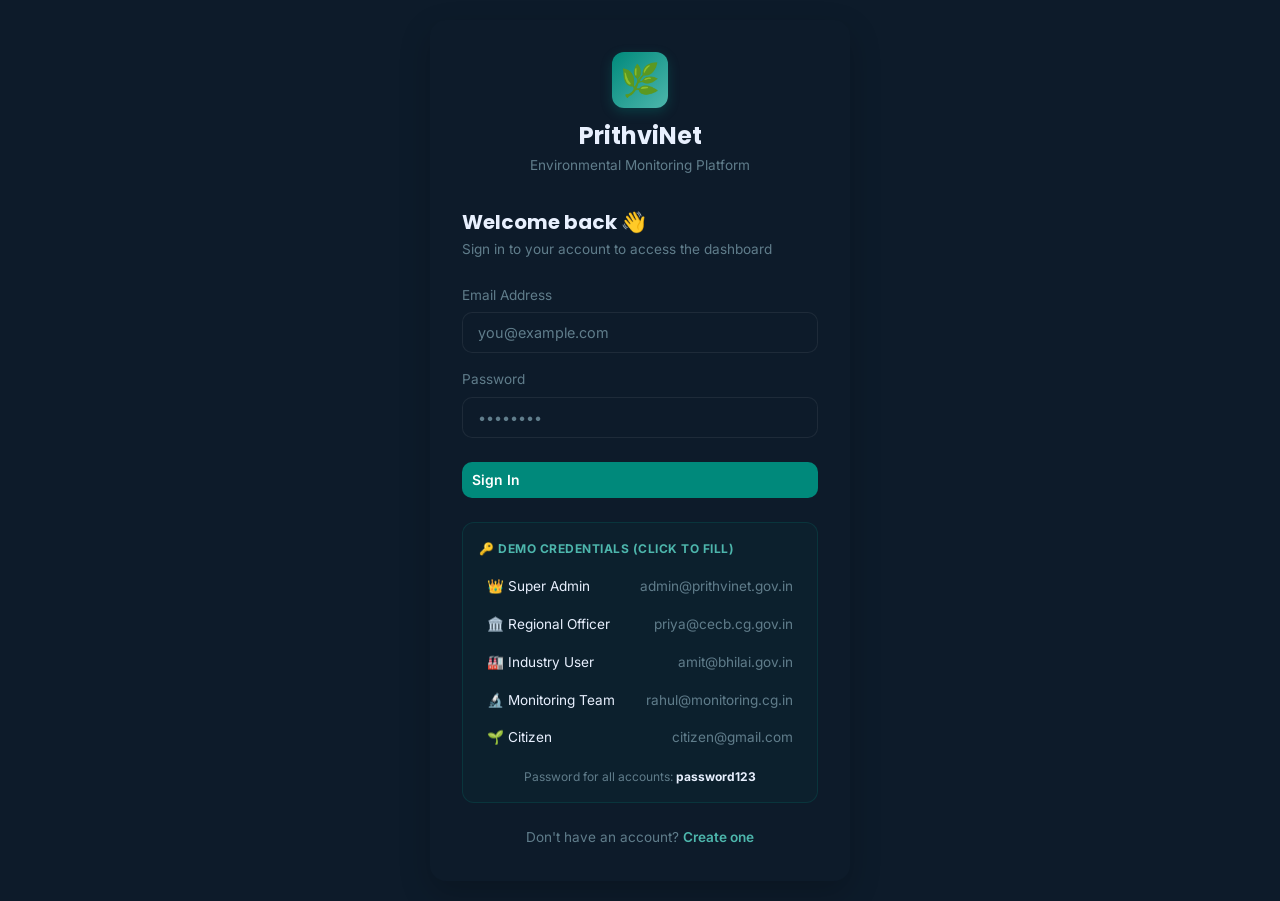
<file: login.html>
<!DOCTYPE html>
<html lang="en" data-theme="dark">
<head>
    <meta charset="UTF-8">
    <meta name="viewport" content="width=device-width, initial-scale=1.0">
    <title>Login – PrithviNet</title>
    <link rel="stylesheet" href="assets/css/custom.css">
    <style>
        /* Centered layout specifically for the login page */
        .login-wrapper {
            min-height: 100vh;
            display: flex;
            align-items: center;
            justify-content: center;
            background: var(--nav-bg); /* Uses your custom CSS dark theme background */
            padding: 20px;
        }
        
        .login-card {
            width: 100%;
            max-width: 420px;
            background: var(--nav-bg);
            border: 1px solid var(--nav-border);
            border-radius: 16px;
            padding: 32px;
            box-shadow: 0 12px 32px rgba(0,0,0,0.2);
        }

        .login-header {
            text-align: center;
            margin-bottom: 32px;
        }

        .login-header .logo-icon {
            font-size: 2rem;
            width: 56px;
            height: 56px;
            background: linear-gradient(135deg, #00897B, #4DB6AC);
            border-radius: 12px;
            display: flex;
            align-items: center;
            justify-content: center;
            margin: 0 auto 12px auto;
            color: #fff;
            box-shadow: 0 4px 12px rgba(0,137,123,0.3);
        }

        .login-header h2 {
            margin: 0 0 4px 0;
            font-size: 1.5rem;
        }

        .demo-box {
            background: rgba(0, 137, 123, 0.05);
            border: 1px solid rgba(0, 137, 123, 0.2);
            border-radius: 12px;
            padding: 16px;
            margin-top: 24px;
        }

        .demo-list {
            list-style: none;
            padding: 0;
            margin: 12px 0;
            font-size: 0.85rem;
        }

        .demo-list li {
            display: flex;
            justify-content: space-between;
            padding: 6px 8px;
            margin-bottom: 4px;
            border-radius: 6px;
            cursor: pointer;
            transition: background 0.2s ease;
        }

        .demo-list li:hover {
            background: rgba(0, 137, 123, 0.15);
        }
        
        .form-group {
            margin-bottom: 16px;
        }
        
        .form-group label {
            display: block;
            font-size: 0.85rem;
            margin-bottom: 6px;
            color: var(--text-muted);
        }
    </style>
</head>
<body>

<div class="login-wrapper">
    <div class="login-card fade-in">
        
        <div class="login-header">
            <div class="logo-icon">🌿</div>
            <h2>PrithviNet</h2>
            <p style="font-size: 0.85rem; color: var(--text-muted);">Environmental Monitoring Platform</p>
        </div>

        <h3 style="font-size: 1.25rem; margin-bottom: 4px;">Welcome back 👋</h3>
        <p style="font-size: 0.85rem; color: var(--text-muted); margin-bottom: 24px;">Sign in to your account to access the dashboard</p>
        
        <form id="loginForm">
            <div class="form-group">
                <label for="email">Email Address</label>
                <input type="email" id="email" class="form-control" placeholder="you@example.com" required>
            </div>
            <div class="form-group">
                <label for="password">Password</label>
                <input type="password" id="password" class="form-control" placeholder="••••••••" required>
            </div>
            <button type="submit" class="btn btn-primary" style="width: 100%; padding: 10px; margin-top: 8px;">Sign In</button>
        </form>

        <div class="demo-box">
            <div style="font-size: 0.75rem; font-weight: 700; color: #4DB6AC; letter-spacing: 0.5px;">🔑 DEMO CREDENTIALS (CLICK TO FILL)</div>
            <ul class="demo-list">
                <li onclick="autoFill('admin@prithvinet.gov.in')">
                    <span>👑 Super Admin</span> <span style="color: var(--text-muted);">admin@prithvinet.gov.in</span>
                </li>
                <li onclick="autoFill('priya@cecb.cg.gov.in')">
                    <span>🏛️ Regional Officer</span> <span style="color: var(--text-muted);">priya@cecb.cg.gov.in</span>
                </li>
                <li onclick="autoFill('amit@bhilai.gov.in')">
                    <span>🏭 Industry User</span> <span style="color: var(--text-muted);">amit@bhilai.gov.in</span>
                </li>
                <li onclick="autoFill('rahul@monitoring.cg.in')">
                    <span>🔬 Monitoring Team</span> <span style="color: var(--text-muted);">rahul@monitoring.cg.in</span>
                </li>
                <li onclick="autoFill('citizen@gmail.com')">
                    <span>🌱 Citizen</span> <span style="color: var(--text-muted);">citizen@gmail.com</span>
                </li>
            </ul>
            <div style="font-size: 0.75rem; text-align: center; color: var(--text-muted); margin-top: 12px;">
                Password for all accounts: <strong style="color: var(--text-primary);">password123</strong>
            </div>
        </div>

        <div style="text-align: center; margin-top: 24px; font-size: 0.85rem;">
            <span style="color: var(--text-muted);">Don't have an account?</span> 
            <a href="signup.html" style="color: #4DB6AC; text-decoration: none; font-weight: 600;">Create one</a>
        </div>

    </div>
</div>

<script src="assets/js/app.js"></script>
<script>
    // Initialize Theme & Toast notifications but don't require auth on the login page!
    initPublicApp(); 

    // Redirect if already logged in
    if (Auth.isLoggedIn()) {
        window.location.href = './dashboard.html';
    }

    // Auto-fill form feature for the demo
    function autoFill(email) {
        document.getElementById('email').value = email;
        document.getElementById('password').value = 'password123';
        Toast.info('Credentials auto-filled! Click Sign In.');
    }

    // Handle the login submission
    document.getElementById('loginForm').addEventListener('submit', async (e) => {
        e.preventDefault();
        
        const email = document.getElementById('email').value;
        const password = document.getElementById('password').value;
        const btn = e.target.querySelector('button');
        
        btn.disabled = true;
        btn.textContent = 'Signing in...';

        try {
            // This calls your mock API in app.js
            const res = await API.post('login', { email, password });
            
            if (res.ok && res.data.success) {
                Toast.success('Login successful! Redirecting...');
                setTimeout(() => {
                    window.location.href = './dashboard.html';
                }, 800);
            } else {
                Toast.error(res.data.error || 'Invalid credentials');
                btn.disabled = false;
                btn.textContent = 'Sign In';
            }
        } catch (error) {
            Toast.error('A connection error occurred.');
            btn.disabled = false;
            btn.textContent = 'Sign In';
        }
    });
</script>

</body>
</html>
</file>
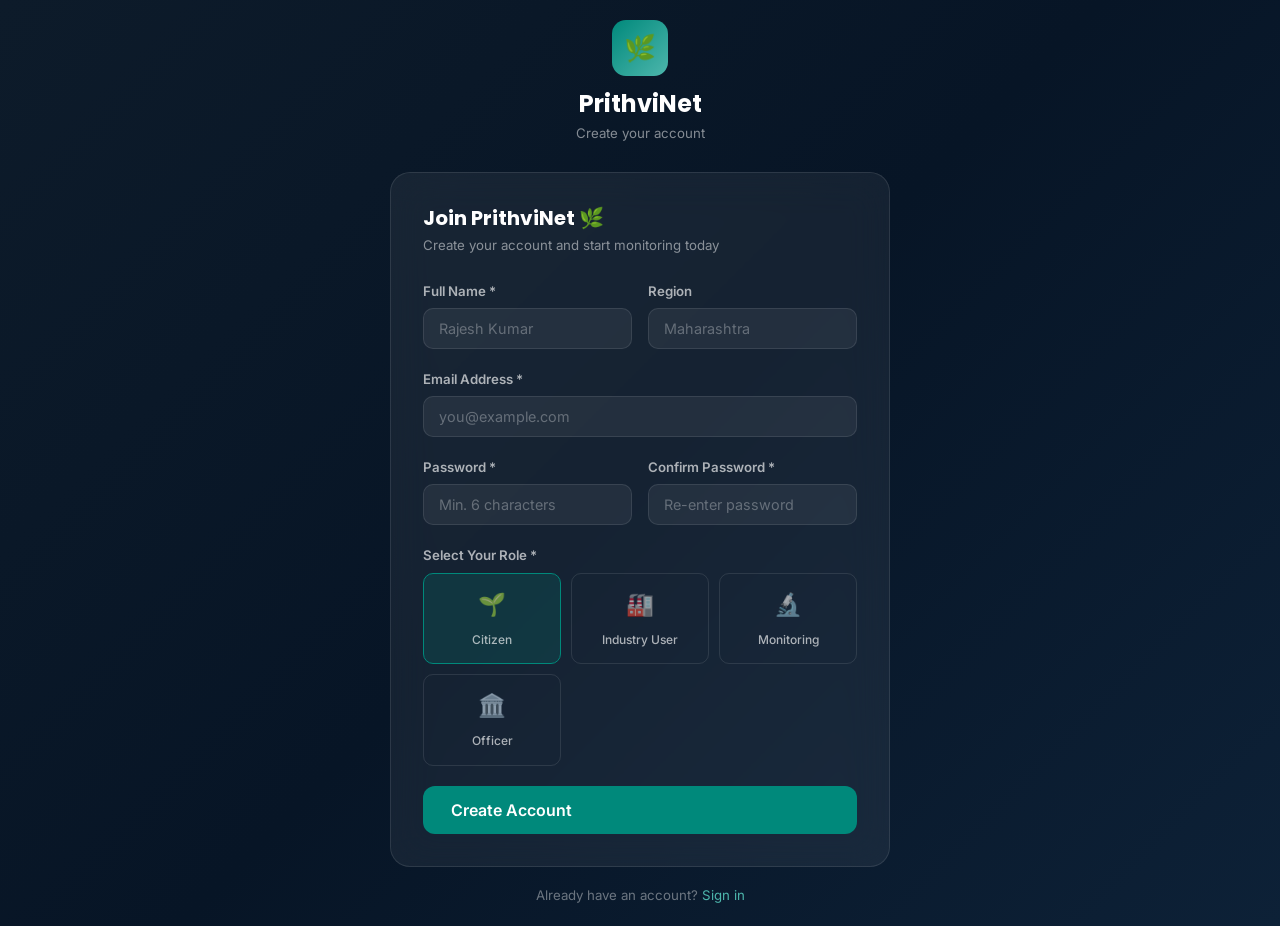
<file: signup.html>
<!DOCTYPE html>
<html lang="en">
<head>
  <meta charset="UTF-8"/>
  <meta name="viewport" content="width=device-width, initial-scale=1.0"/>
  <title>Sign Up – PrithviNet</title>
  <link rel="stylesheet" href="assets/css/custom.css"/>
  <style>
    body { background: linear-gradient(135deg, #0D1B2A 0%, #071526 50%, #0D2137 100%); min-height: 100vh; display: flex; align-items: center; justify-content: center; padding: 20px; }
    .auth-container { width: 100%; max-width: 500px; }
    .auth-logo { text-align: center; margin-bottom: 28px; }
    .auth-logo .logo-icon { width: 56px; height: 56px; border-radius: 14px; background: linear-gradient(135deg, #00897B, #4DB6AC); display: flex; align-items: center; justify-content: center; font-size: 1.6rem; margin: 0 auto 12px; }
    .auth-logo h1 { font-size: 1.5rem; color: #fff; margin-bottom: 4px; }
    .auth-logo p { font-size: 0.83rem; color: rgba(255,255,255,0.5); }
    .auth-card { background: rgba(255,255,255,0.06); border: 1px solid rgba(255,255,255,0.1); border-radius: 20px; padding: 32px; backdrop-filter: blur(20px); }
    .auth-card h2 { font-size: 1.25rem; color: #fff; margin-bottom: 4px; }
    .auth-card .subtitle { font-size: 0.83rem; color: rgba(255,255,255,0.5); margin-bottom: 24px; }
    .form-label { color: rgba(255,255,255,0.65); }
    .form-control { background: rgba(255,255,255,0.06); border-color: rgba(255,255,255,0.1); color: #fff; }
    .form-control:focus { background: rgba(255,255,255,0.1); border-color: #00897B; }
    .form-control::placeholder { color: rgba(255,255,255,0.3); }
    .form-row { display: grid; grid-template-columns: 1fr 1fr; gap: 16px; }
    @media (max-width: 480px) { .form-row { grid-template-columns: 1fr; } }
    .role-grid { display: grid; grid-template-columns: repeat(auto-fill, minmax(130px, 1fr)); gap: 10px; margin-top: 6px; }
    .role-option { border: 1.5px solid rgba(255,255,255,0.1); border-radius: 10px; padding: 12px 10px; cursor: pointer; text-align: center; transition: all 0.2s; positionrelative; }
    .role-option:hover { border-color: rgba(0,137,123,0.5); background: rgba(0,137,123,0.1); }
    .role-option.selected { border-color: #00897B; background: rgba(0,137,123,0.2); }
    .role-option input { position: absolute; opacity: 0; }
    .role-option .role-emoji { font-size: 1.4rem; display: block; margin-bottom: 4px; }
    .role-option span { font-size: 0.75rem; color: rgba(255,255,255,0.65); font-weight: 500; }
    .auth-footer { text-align: center; margin-top: 18px; font-size: 0.83rem; color: rgba(255,255,255,0.4); }
    .auth-footer a { color: #4DB6AC; }
  </style>
</head>
<body>
  <div class="auth-container">
    <div class="auth-logo">
      <div class="logo-icon">🌿</div>
      <h1>PrithviNet</h1>
      <p>Create your account</p>
    </div>
    <div class="auth-card">
      <h2>Join PrithviNet 🌿</h2>
      <p class="subtitle">Create your account and start monitoring today</p>
      
      <form id="signup-form" novalidate>
        <div class="form-row">
          <div class="form-group">
            <label class="form-label">Full Name *</label>
            <input class="form-control" type="text" id="name" placeholder="Rajesh Kumar" required/>
            <div class="form-error" id="name-error">Name is required.</div>
          </div>
          <div class="form-group">
            <label class="form-label">Region</label>
            <input class="form-control" type="text" id="region" placeholder="Maharashtra"/>
          </div>
        </div>
        <div class="form-group">
          <label class="form-label">Email Address *</label>
          <input class="form-control" type="email" id="email" placeholder="you@example.com" required/>
          <div class="form-error" id="email-error">Valid email required.</div>
        </div>
        <div class="form-row">
          <div class="form-group">
            <label class="form-label">Password *</label>
            <input class="form-control" type="password" id="password" placeholder="Min. 6 characters" required/>
            <div class="form-error" id="pwd-error">Min. 6 characters required.</div>
          </div>
          <div class="form-group">
            <label class="form-label">Confirm Password *</label>
            <input class="form-control" type="password" id="confirm-password" placeholder="Re-enter password" required/>
            <div class="form-error" id="cpwd-error">Passwords don't match.</div>
          </div>
        </div>
        
        <div class="form-group">
          <label class="form-label">Select Your Role *</label>
          <div class="role-grid">
            <label class="role-option" onclick="selectRole('citizen',this)">
              <input type="radio" name="role" value="citizen" checked/>
              <span class="role-emoji">🌱</span><span>Citizen</span>
            </label>
            <label class="role-option" onclick="selectRole('industry_user',this)">
              <input type="radio" name="role" value="industry_user"/>
              <span class="role-emoji">🏭</span><span>Industry User</span>
            </label>
            <label class="role-option" onclick="selectRole('monitoring_team',this)">
              <input type="radio" name="role" value="monitoring_team"/>
              <span class="role-emoji">🔬</span><span>Monitoring</span>
            </label>
            <label class="role-option" onclick="selectRole('regional_officer',this)">
              <input type="radio" name="role" value="regional_officer"/>
              <span class="role-emoji">🏛️</span><span>Officer</span>
            </label>
          </div>
        </div>

        <div id="signup-error" class="form-error" style="margin-bottom:12px;font-size:0.85rem;text-align:center"></div>
        <button class="btn btn-primary btn-lg w-full" type="submit" id="btn-signup">
          <span id="btn-text">Create Account</span>
          <div class="spinner spinner-sm" id="btn-spinner" style="display:none"></div>
        </button>
      </form>
    </div>
    <div class="auth-footer">Already have an account? <a href="login.html">Sign in</a></div>
  </div>

    <script src="./assets/js/app.js"></script>
  <script>
    Theme.init(); Toast.init();
    if (Auth.isLoggedIn()) window.location.href = './dashboard.html';

    document.querySelector('.role-option').classList.add('selected');

    function selectRole(val, el) {
      document.querySelectorAll('.role-option').forEach(o => o.classList.remove('selected'));
      el.classList.add('selected');
    }

    document.getElementById('signup-form').addEventListener('submit', async e => {
      e.preventDefault();
      const name     = document.getElementById('name').value.trim();
      const email    = document.getElementById('email').value.trim();
      const password = document.getElementById('password').value;
      const confirm  = document.getElementById('confirm-password').value;
      const role     = document.querySelector('input[name="role"]:checked')?.value || 'citizen';
      const region   = document.getElementById('region').value.trim();
      let valid = true;

      if (!name) { document.getElementById('name-error').classList.add('visible'); valid = false; }
      else document.getElementById('name-error').classList.remove('visible');
      if (!email || !email.includes('@')) { document.getElementById('email-error').classList.add('visible'); valid = false; }
      else document.getElementById('email-error').classList.remove('visible');
      if (!password || password.length < 6) { document.getElementById('pwd-error').classList.add('visible'); valid = false; }
      else document.getElementById('pwd-error').classList.remove('visible');
      if (password !== confirm) { document.getElementById('cpwd-error').classList.add('visible'); valid = false; }
      else document.getElementById('cpwd-error').classList.remove('visible');
      if (!valid) return;

      const btn = document.getElementById('btn-signup');
      const btnText = document.getElementById('btn-text');
      const spinner = document.getElementById('btn-spinner');
      btn.disabled = true; btnText.textContent = 'Creating...'; spinner.style.display = 'inline-block';

      const res = await API.post('signup', { name, email, password, role, region });
      btn.disabled = false; btnText.textContent = 'Create Account'; spinner.style.display = 'none';

      if (res.ok && res.data.success) {
        Toast.success('Account created! Welcome to PrithviNet!');
        setTimeout(() => {
          if (role === 'citizen') window.location.href = './citizen.html';
          else window.location.href = './dashboard.html';
        }, 800);
      } else {
        const errEl = document.getElementById('signup-error');
        errEl.textContent = res.data && res.data.error ? res.data.error : 'Registration failed. Please try again.';
        errEl.classList.add('visible');
      }
    });
  </script>
</body>
</html>
</file>
<file: assets/css/custom.css>
/* PrithviNet – Custom Global Styles */
@import url('https://fonts.googleapis.com/css2?family=Inter:wght@300;400;500;600;700;800&family=Poppins:wght@600;700;800&display=swap');

/* ========== CSS Variables / Design Tokens ========== */
:root {
  --primary: #00897B;
  --primary-dark: #00695C;
  --primary-light: #4DB6AC;
  --secondary: #1565C0;
  --accent: #FF8F00;
  --danger: #D32F2F;
  --warning: #F57C00;
  --success: #2E7D32;
  --info: #0277BD;

  --bg: #F0F4F8;
  --bg-card: #FFFFFF;
  --bg-sidebar: #0D2137;
  --bg-navbar: #FFFFFF;
  --text-primary: #1A2332;
  --text-secondary: #546E7A;
  --text-muted: #90A4AE;
  --border: rgba(0,0,0,0.08);
  --shadow: 0 4px 24px rgba(0,0,0,0.08);
  --shadow-lg: 0 8px 40px rgba(0,0,0,0.12);
  --radius: 14px;
  --radius-sm: 8px;
  --sidebar-width: 260px;
  --navbar-height: 64px;
  --transition: all 0.3s cubic-bezier(0.4, 0, 0.2, 1);
}

[data-theme="dark"] {
  --bg: #0D1B2A;
  --bg-card: #132236;
  --bg-sidebar: #071526;
  --bg-navbar: #132236;
  --text-primary: #E8F0FE;
  --text-secondary: #9CB4CC;
  --text-muted: #607D8B;
  --border: rgba(255,255,255,0.07);
  --shadow: 0 4px 24px rgba(0,0,0,0.3);
  --shadow-lg: 0 8px 40px rgba(0,0,0,0.4);
}

/* ========== Base Reset ========== */
*, *::before, *::after { box-sizing: border-box; margin: 0; padding: 0; }
html { scroll-behavior: smooth; }
body {
  font-family: 'Inter', sans-serif;
  background: var(--bg);
  color: var(--text-primary);
  line-height: 1.6;
  transition: var(--transition);
  min-height: 100vh;
}

/* ========== Scrollbar ========== */
::-webkit-scrollbar { width: 6px; height: 6px; }
::-webkit-scrollbar-track { background: transparent; }
::-webkit-scrollbar-thumb { background: var(--primary-light); border-radius: 3px; }

/* ========== Typography ========== */
h1, h2, h3, h4, h5, h6 { font-family: 'Poppins', sans-serif; font-weight: 700; line-height: 1.3; }
h1 { font-size: clamp(2rem, 5vw, 3.5rem); }
h2 { font-size: clamp(1.5rem, 3vw, 2.25rem); }
h3 { font-size: clamp(1.1rem, 2vw, 1.5rem); }
a { text-decoration: none; color: inherit; transition: var(--transition); }

/* ========== Layout ========== */
.app-layout { display: flex; min-height: 100vh; }
.main-content {
  flex: 1;
  margin-left: var(--sidebar-width);
  padding-top: var(--navbar-height);
  transition: var(--transition);
  min-height: 100vh;
}
.main-content.sidebar-collapsed { margin-left: 72px; }
.page-content { padding: 24px; }

@media (max-width: 768px) {
  .main-content { margin-left: 0; }
}

/* ========== Navbar ========== */
.navbar {
  position:static;
  top: 0;
  left: var(--sidebar-width);
  right: 0;
  height: var(--navbar-height);
  background: var(--bg-navbar);
  border-bottom: 1px solid var(--border);
  backdrop-filter: blur(20px);
  z-index: 100;
  display: flex;
  align-items: center;
  justify-content: space-between;
  padding: 0 24px;
  box-shadow: 0 2px 12px rgba(0,0,0,0.06);
  transition: var(--transition);
}
.navbar.sidebar-collapsed { left: 72px; }
@media (max-width: 768px) { .navbar { left: 0; } }

.navbar-left { display: flex; align-items: center; gap: 16px; }
.navbar-right { display: flex; align-items: center; gap: 12px; }

.hamburger-btn {
  background: none;
  border: none;
  cursor: pointer;
  padding: 8px;
  border-radius: 8px;
  color: var(--text-primary);
  transition: var(--transition);
}
.hamburger-btn:hover { background: var(--bg); }
.hamburger-btn span {
  display: block;
  width: 22px;
  height: 2px;
  background: var(--text-primary);
  margin: 5px 0;
  transition: var(--transition);
  border-radius: 2px;
}

.nav-title { font-size: 1rem; font-weight: 600; color: var(--text-primary); }

/* ========== Sidebar ========== */
.sidebar {
  position: fixed;
  left: 0;
  top: 0;
  bottom: 0;
  width: var(--sidebar-width);
  background: var(--bg-sidebar);
  z-index: 200;
  display: flex;
  flex-direction: column;
  transition: var(--transition);
  overflow: hidden;
}
.sidebar.collapsed { width: 72px; }
.sidebar.mobile-open { transform: translateX(0) !important; }

@media (max-width: 768px) {
  .sidebar { transform: translateX(-100%); width: var(--sidebar-width) !important; }
  .sidebar.mobile-open { transform: translateX(0); box-shadow: var(--shadow-lg); }
  .sidebar-overlay { 
    display: none; position: fixed; inset: 0; background: rgba(0,0,0,0.5); 
    z-index: 199; backdrop-filter: blur(2px); 
  }
  .sidebar-overlay.active { display: block; }
}

.sidebar-logo {
  padding: 20px 20px 16px;
  border-bottom: 1px solid rgba(255,255,255,0.08);
  display: flex;
  align-items: center;
  gap: 12px;
  min-height: var(--navbar-height);
  text-decoration: none;
  color: inherit;
  transition: opacity 0.2s;
}
.sidebar-logo:hover { opacity: 0.82; }
.sidebar-logo img, .sidebar-logo .logo-icon {
  width: 40px;
  height: 40px;
  border-radius: 10px;
  flex-shrink: 0;
}
.logo-icon {
  background: linear-gradient(135deg, var(--primary), var(--primary-light));
  display: flex;
  align-items: center;
  justify-content: center;
  font-size: 1.3rem;
  font-weight: 800;
  color: white;
}
.logo-text { overflow: hidden; white-space: nowrap; transition: var(--transition); }
.logo-text h2 { font-size: 1.1rem; color: #fff; font-weight: 700; }
.logo-text span { font-size: 0.7rem; color: var(--primary-light); letter-spacing: 0.05em; }

.sidebar-nav { flex: 1; padding: 12px 10px; overflow-y: auto; overflow-x: hidden; }
.nav-section-title {
  font-size: 0.65rem;
  text-transform: uppercase;
  letter-spacing: 0.1em;
  color: rgba(255,255,255,0.35);
  padding: 12px 12px 4px;
  white-space: nowrap;
  overflow: hidden;
  transition: var(--transition);
}
.sidebar.collapsed .nav-section-title { opacity: 0; height: 0; padding: 0; margin: 0; }

.nav-item {
  display: flex;
  align-items: center;
  gap: 13px;
  padding: 10px 14px;
  border-radius: 10px;
  color: rgba(255,255,255,0.65);
  cursor: pointer;
  transition: var(--transition);
  margin-bottom: 2px;
  white-space: nowrap;
  text-decoration: none;
  font-size: 0.88rem;
  font-weight: 500;
  position: relative;
}
.nav-item:hover { background: rgba(255,255,255,0.08); color: rgba(255,255,255,0.9); }
.nav-item.active {
  background: linear-gradient(135deg, var(--primary), var(--primary-dark));
  color: #fff;
  box-shadow: 0 4px 12px rgba(0,137,123,0.35);
}
.nav-item .nav-icon { font-size: 1.1rem; width: 22px; flex-shrink: 0; text-align: center; }
.nav-item .nav-label { overflow: hidden; transition: var(--transition); }
.nav-item .nav-badge {
  margin-left: auto;
  background: var(--danger);
  color: #fff;
  font-size: 0.65rem;
  font-weight: 700;
  padding: 2px 6px;
  border-radius: 10px;
  flex-shrink: 0;
}
.sidebar.collapsed .nav-item .nav-label { opacity: 0; width: 0; overflow: hidden; }
.sidebar.collapsed .nav-item .nav-badge { display: none; }
.sidebar.collapsed .nav-item { padding: 10px; justify-content: center; }

.sidebar-footer {
  padding: 12px;
  border-top: 1px solid rgba(255,255,255,0.08);
}
.user-card {
  display: flex;
  align-items: center;
  gap: 10px;
  padding: 10px 12px;
  border-radius: 10px;
  background: rgba(255,255,255,0.06);
  cursor: pointer;
  transition: var(--transition);
}
.user-card:hover { background: rgba(255,255,255,0.1); }
.user-avatar {
  width: 36px;
  height: 36px;
  border-radius: 50%;
  background: linear-gradient(135deg, var(--primary), var(--accent));
  display: flex;
  align-items: center;
  justify-content: center;
  color: white;
  font-weight: 700;
  font-size: 0.9rem;
  flex-shrink: 0;
}
.user-info { overflow: hidden; }
.user-name { font-size: 0.82rem; color: #fff; font-weight: 600; white-space: nowrap; overflow: hidden; text-overflow: ellipsis; }
.user-role { font-size: 0.68rem; color: var(--primary-light); text-transform: capitalize; }

/* ========== Stat Cards ========== */
.card {
  background: var(--bg-card);
  border-radius: var(--radius);
  box-shadow: var(--shadow);
  border: 1px solid var(--border);
  transition: var(--transition);
}
.card:hover { box-shadow: var(--shadow-lg); transform: translateY(-2px); }

.stat-card {
  padding: 24px;
  display: flex;
  align-items: flex-start;
  gap: 16px;
  position: relative;
  overflow: hidden;
}
.stat-card::before {
  content: '';
  position: absolute;
  top: 0; right: 0;
  width: 120px; height: 120px;
  border-radius: 50%;
  opacity: 0.06;
  transform: translate(30%, -30%);
}
.stat-card.air::before { background: var(--info); }
.stat-card.water::before { background: var(--secondary); }
.stat-card.noise::before { background: var(--accent); }
.stat-card.compliance::before { background: var(--success); }

.stat-icon {
  width: 52px;
  height: 52px;
  border-radius: 14px;
  display: flex;
  align-items: center;
  justify-content: center;
  font-size: 1.4rem;
  flex-shrink: 0;
}
.stat-icon.air { background: rgba(2,119,189,0.12); color: var(--info); }
.stat-icon.water { background: rgba(21,101,192,0.12); color: var(--secondary); }
.stat-icon.noise { background: rgba(245,124,0,0.12); color: var(--warning); }
.stat-icon.compliance { background: rgba(46,125,50,0.12); color: var(--success); }
.stat-icon.danger { background: rgba(211,47,47,0.12); color: var(--danger); }

.stat-body { flex: 1; }
.stat-label { font-size: 0.78rem; color: var(--text-secondary); font-weight: 500; margin-bottom: 4px; text-transform: uppercase; letter-spacing: 0.05em; }
.stat-value { font-size: 1.9rem; font-weight: 800; color: var(--text-primary); font-family: 'Poppins', sans-serif; line-height: 1.1; }
.stat-sublabel { font-size: 0.75rem; color: var(--text-muted); margin-top: 4px; }
.stat-change { display: inline-flex; align-items: center; gap: 3px; font-size: 0.75rem; font-weight: 600; margin-top: 8px; }
.stat-change.up { color: var(--danger); }
.stat-change.down { color: var(--success); }

/* ========== AQI Badge ========== */
.aqi-badge {
  display: inline-flex;
  align-items: center;
  gap: 6px;
  padding: 4px 12px;
  border-radius: 20px;
  font-size: 0.75rem;
  font-weight: 700;
  text-transform: uppercase;
  letter-spacing: 0.05em;
}
.aqi-good { background: #E8F5E9; color: #2E7D32; }
.aqi-moderate { background: #FFF8E1; color: #F57C00; }
.aqi-unhealthy-s { background: #FBE9E7; color: #E64A19; }
.aqi-unhealthy { background: #FFEBEE; color: #C62828; }
.aqi-very-unhealthy { background: #F3E5F5; color: #6A1B9A; }
.aqi-hazardous { background: #2D1B2E; color: #CE93D8; }

/* ========== Status Badges ========== */
.badge {
  display: inline-flex;
  align-items: center;
  gap: 6px;
  padding: 4px 10px;
  border-radius: 20px;
  font-size: 0.72rem;
  font-weight: 600;
  white-space: nowrap;
}
.badge::before { content: ''; width: 6px; height: 6px; border-radius: 50%; flex-shrink: 0; }
.badge-normal, .badge-compliant, .badge-active { background: #E8F5E9; color: #2E7D32; }
.badge-normal::before, .badge-compliant::before, .badge-active::before { background: #2E7D32; }
.badge-warning, .badge-under_review, .badge-pending { background: #FFF8E1; color: #F57C00; }
.badge-warning::before, .badge-under_review::before, .badge-pending::before { background: #F57C00; }
.badge-critical, .badge-non-compliant { background: #FFEBEE; color: #C62828; }
.badge-critical::before, .badge-non-compliant::before { background: #C62828; }
.badge-maintenance { background: #E3F2FD; color: #1565C0; }
.badge-maintenance::before { background: #1565C0; }
.badge-inactive { background: #ECEFF1; color: #546E7A; }
.badge-inactive::before { background: #546E7A; }

/* ========== Severity Badges ========== */
.severity-low { background: #E8F5E9; color: #2E7D32; }
.severity-low::before { background: #2E7D32; }
.severity-medium { background: #FFF8E1; color: #F57C00; }
.severity-medium::before { background: #F57C00; }
.severity-high { background: #FBE9E7; color: #E64A19; }
.severity-high::before { background: #E64A19; }
.severity-critical { background: #FFEBEE; color: #C62828; animation: pulse-badge 2s infinite; }
.severity-critical::before { background: #C62828; }

@keyframes pulse-badge {
  0%, 100% { opacity: 1; }
  50% { opacity: 0.6; }
}

/* ========== Buttons ========== */
.btn {
  display: inline-flex;
  align-items: center;
  gap: 8px;
  padding: 10px 20px;
  border-radius: 10px;
  border: none;
  cursor: pointer;
  font-family: 'Inter', sans-serif;
  font-size: 0.87rem;
  font-weight: 600;
  transition: var(--transition);
  text-decoration: none;
}
.btn:disabled { opacity: 0.6; cursor: not-allowed; }
.btn-primary { background: var(--primary); color: #fff; }
.btn-primary:hover { background: var(--primary-dark); box-shadow: 0 4px 20px rgba(0,137,123,0.4); transform: translateY(-1px); }
.btn-secondary { background: var(--bg); color: var(--text-primary); border: 1px solid var(--border); }
.btn-secondary:hover { background: var(--border); }
.btn-danger { background: var(--danger); color: #fff; }
.btn-danger:hover { background: #B71C1C; }
.btn-outline { background: transparent; color: var(--primary); border: 2px solid var(--primary); }
.btn-outline:hover { background: var(--primary); color: #fff; }
.btn-sm { padding: 6px 14px; font-size: 0.8rem; border-radius: 8px; }
.btn-lg { padding: 14px 28px; font-size: 1rem; border-radius: 12px; }
.btn-icon { padding: 8px; width: 36px; height: 36px; justify-content: center; }

/* ========== Forms ========== */
.form-group { margin-bottom: 20px; }
.form-label { display: block; font-size: 0.83rem; font-weight: 600; color: var(--text-secondary); margin-bottom: 6px; }
.form-control {
  width: 100%;
  padding: 11px 15px;
  border-radius: 10px;
  border: 1.5px solid var(--border);
  background: var(--bg);
  color: var(--text-primary);
  font-family: 'Inter', sans-serif;
  font-size: 0.9rem;
  transition: var(--transition);
  outline: none;
}
.form-control:focus { border-color: var(--primary); box-shadow: 0 0 0 3px rgba(0,137,123,0.15); background: var(--bg-card); }
.form-control::placeholder { color: var(--text-muted); }
select.form-control { cursor: pointer; }
textarea.form-control { min-height: 100px; resize: vertical; }
.form-error { font-size: 0.78rem; color: var(--danger); margin-top: 4px; display: none; }
.form-error.visible { display: block; }

/* ========== Tables ========== */
.table-container { overflow-x: auto; border-radius: var(--radius); }
.data-table {
  width: 100%;
  border-collapse: collapse;
  font-size: 0.87rem;
}
.data-table th {
  background: var(--bg);
  color: var(--text-secondary);
  font-weight: 600;
  font-size: 0.75rem;
  text-transform: uppercase;
  letter-spacing: 0.05em;
  padding: 12px 16px;
  text-align: left;
  white-space: nowrap;
  border-bottom: 2px solid var(--border);
}
.data-table td {
  padding: 12px 16px;
  border-bottom: 1px solid var(--border);
  color: var(--text-primary);
  vertical-align: middle;
}
.data-table tr:hover td { background: rgba(0,137,123,0.04); }
.data-table tr:last-child td { border-bottom: none; }

/* ========== Tabs ========== */
.tabs { display: flex; gap: 4px; background: var(--bg); border-radius: 12px; padding: 4px; }
.tab-btn {
  flex: 1;
  padding: 9px 16px;
  border: none;
  border-radius: 9px;
  background: transparent;
  color: var(--text-secondary);
  font-family: 'Inter', sans-serif;
  font-size: 0.85rem;
  font-weight: 600;
  cursor: pointer;
  transition: var(--transition);
  display: flex;
  align-items: center;
  justify-content: center;
  gap: 6px;
}
.tab-btn.active { background: var(--bg-card); color: var(--primary); box-shadow: var(--shadow); }
.tab-content { display: none; }
.tab-content.active { display: block; }

/* ========== Modal ========== */
.modal-overlay {
  display: none;
  position: fixed;
  inset: 0;
  background: rgba(0,0,0,0.5);
  backdrop-filter: blur(4px);
  z-index: 1000;
  align-items: center;
  justify-content: center;
  padding: 20px;
}
.modal-overlay.active { display: flex; }
.modal {
  background: var(--bg-card);
  border-radius: var(--radius);
  box-shadow: var(--shadow-lg);
  width: 100%;
  max-width: 560px;
  max-height: 90vh;
  overflow-y: auto;
  animation: modal-in 0.3s ease;
}
@keyframes modal-in {
  from { transform: scale(0.9) translateY(20px); opacity: 0; }
  to { transform: scale(1) translateY(0); opacity: 1; }
}
.modal-header {
  padding: 20px 24px 16px;
  border-bottom: 1px solid var(--border);
  display: flex;
  align-items: center;
  justify-content: space-between;
}
.modal-header h3 { font-size: 1.1rem; }
.modal-body { padding: 24px; }
.modal-footer {
  padding: 16px 24px;
  border-top: 1px solid var(--border);
  display: flex;
  gap: 10px;
  justify-content: flex-end;
}

/* ========== Toast ========== */
#toast-container {
  position: fixed;
  bottom: 24px;
  right: 24px;
  z-index: 9999;
  display: flex;
  flex-direction: column;
  gap: 10px;
}
.toast {
  display: flex;
  align-items: center;
  gap: 12px;
  padding: 14px 18px;
  background: var(--bg-card);
  border-radius: 12px;
  box-shadow: var(--shadow-lg);
  border-left: 4px solid var(--primary);
  min-width: 280px;
  max-width: 360px;
  animation: toast-in 0.4s ease;
  font-size: 0.87rem;
  font-weight: 500;
}
.toast.success { border-color: var(--success); }
.toast.error { border-color: var(--danger); }
.toast.warning { border-color: var(--warning); }
@keyframes toast-in {
  from { transform: translateX(100%); opacity: 0; }
  to { transform: translateX(0); opacity: 1; }
}
@keyframes toast-out {
  to { transform: translateX(120%); opacity: 0; }
}

/* ========== Loading / Spinner ========== */
.spinner {
  width: 40px; height: 40px;
  border: 3px solid var(--border);
  border-top-color: var(--primary);
  border-radius: 50%;
  animation: spin 0.8s linear infinite;
}
.spinner-sm { width: 20px; height: 20px; border-width: 2px; }
@keyframes spin { to { transform: rotate(360deg); } }
.loading-overlay {
  position: absolute;
  inset: 0;
  background: rgba(var(--bg-card), 0.7);
  display: flex;
  align-items: center;
  justify-content: center;
  border-radius: inherit;
  z-index: 10;
}

/* ========== Grid ========== */
.grid { display: grid; gap: 20px; }
.grid-2 { grid-template-columns: repeat(2, 1fr); }
.grid-3 { grid-template-columns: repeat(3, 1fr); }
.grid-4 { grid-template-columns: repeat(4, 1fr); }
.grid-auto { grid-template-columns: repeat(auto-fill, minmax(280px, 1fr)); }
@media (max-width: 1200px) { .grid-4 { grid-template-columns: repeat(2, 1fr); } }
@media (max-width: 900px) { .grid-3, .grid-2 { grid-template-columns: 1fr; } }
@media (max-width: 600px) { .grid-4 { grid-template-columns: 1fr; } }

/* ========== Page Header ========== */
.page-header {
  display: flex;
  align-items: flex-start;
  justify-content: space-between;
  margin-bottom: 24px;
  flex-wrap: wrap;
  gap: 16px;
}
.page-header h1 { font-size: 1.6rem; color: var(--text-primary); }
.page-header p { font-size: 0.87rem; color: var(--text-secondary); margin-top: 4px; }

/* ========== Alert Cards ========== */
.alert-item {
  display: flex;
  gap: 14px;
  padding: 14px 18px;
  border-radius: var(--radius-sm);
  border-left: 3px solid transparent;
  background: var(--bg);
  margin-bottom: 8px;
  transition: var(--transition);
  cursor: pointer;
}
.alert-item:hover { background: rgba(0,137,123,0.05); }
.alert-item.unread { background: rgba(0,137,123,0.06); border-left-color: var(--primary); }
.alert-item.critical { border-left-color: var(--danger); background: rgba(211,47,47,0.05); }
.alert-item.high { border-left-color: var(--warning); }
.alert-icon { width: 40px; height: 40px; border-radius: 10px; display: flex; align-items: center; justify-content: center; font-size: 1.1rem; flex-shrink: 0; }

/* ========== Chart Container ========== */
.chart-container { position: relative; }
.chart-header { display: flex; align-items: center; justify-content: space-between; margin-bottom: 16px; flex-wrap: wrap; gap: 10px; }
.chart-title { font-size: 1rem; font-weight: 600; }

/* ========== Map ========== */
#pollution-map, .leaflet-map { height: 500px; border-radius: var(--radius); overflow: hidden; }
@media (max-width: 768px) { #pollution-map, .leaflet-map { height: 320px; } }
.leaflet-popup-content-wrapper { border-radius: 12px !important; box-shadow: var(--shadow-lg) !important; }
.map-popup { font-family: 'Inter', sans-serif; font-size: 0.85rem; }
.map-popup h4 { font-weight: 700; margin-bottom: 6px; color: #1A2332; }

/* ========== Chatbot ========== */
.chat-container {
  height: 500px;
  display: flex;
  flex-direction: column;
  border-radius: var(--radius);
  overflow: hidden;
}
.chat-messages {
  flex: 1;
  overflow-y: auto;
  padding: 20px;
  display: flex;
  flex-direction: column;
  gap: 14px;
  background: var(--bg);
}
.chat-message { display: flex; gap: 10px; align-items: flex-end; max-width: 80%; }
.chat-message.user { margin-left: auto; flex-direction: row-reverse; }
.chat-bubble {
  padding: 12px 16px;
  border-radius: 18px;
  font-size: 0.88rem;
  line-height: 1.5;
  max-width: 100%;
}
.chat-message.user .chat-bubble { background: var(--primary); color: #fff; border-bottom-right-radius: 4px; }
.chat-message.bot .chat-bubble { background: var(--bg-card); color: var(--text-primary); border-bottom-left-radius: 4px; box-shadow: var(--shadow); }
.chat-input-container {
  padding: 16px;
  background: var(--bg-card);
  border-top: 1px solid var(--border);
  display: flex;
  gap: 10px;
}
.chat-input { flex: 1; }

/* ========== Progress Bar ========== */
.progress-bar { height: 8px; background: var(--bg); border-radius: 4px; overflow: hidden; }
.progress-fill { height: 100%; border-radius: 4px; transition: width 1s ease; }

/* ========== Search ========== */
.search-box {
  position: relative;
  display: flex;
  align-items: center;
}
.search-box input { padding-left: 38px; }
.search-box .search-icon { position: absolute; left: 12px; color: var(--text-muted); font-size: 1rem; }

/* ========== Filter Bar ========== */
.filter-bar {
  display: flex;
  gap: 12px;
  flex-wrap: wrap;
  align-items: center;
  margin-bottom: 20px;
}
.filter-bar .form-control { width: auto; min-width: 160px; }

/* ========== Animations ========== */
@keyframes fade-in-up {
  from { opacity: 0; transform: translateY(20px); }
  to { opacity: 1; transform: translateY(0); }
}
.fade-in { animation: fade-in-up 0.5s ease both; }
.fade-in-1 { animation-delay: 0.1s; }
.fade-in-2 { animation-delay: 0.2s; }
.fade-in-3 { animation-delay: 0.3s; }
.fade-in-4 { animation-delay: 0.4s; }

@keyframes counter-up {
  from { transform: scale(0.8); opacity: 0; }
  to { transform: scale(1); opacity: 1; }
}

/* ========== Theme Toggle ========== */
.theme-toggle {
  width: 52px;
  height: 28px;
  background: var(--border);
  border-radius: 14px;
  position: relative;
  cursor: pointer;
  border: none;
  padding: 0;
  transition: var(--transition);
  flex-shrink: 0;
}
.theme-toggle.dark { background: var(--primary); }
.theme-toggle::after {
  content: '';
  position: absolute;
  top: 3px;
  left: 3px;
  width: 22px;
  height: 22px;
  border-radius: 50%;
  background: var(--bg-card);
  transition: var(--transition);
  box-shadow: 0 1px 4px rgba(0,0,0,0.2);
}
.theme-toggle.dark::after { transform: translateX(24px); }

/* ========== Utility ========== */
.text-center { text-align: center; }
.text-right { text-align: right; }
.flex { display: flex; }
.flex-center { display: flex; align-items: center; justify-content: center; }
.flex-between { display: flex; align-items: center; justify-content: space-between; }
.flex-gap-1 { gap: 8px; }
.flex-gap-2 { gap: 16px; }
.mt-1 { margin-top: 8px; } .mt-2 { margin-top: 16px; } .mt-3 { margin-top: 24px; }
.mb-1 { margin-bottom: 8px; } .mb-2 { margin-bottom: 16px; } .mb-3 { margin-bottom: 24px; }
.p-1 { padding: 8px; } .p-2 { padding: 16px; } .p-3 { padding: 24px; }
.w-full { width: 100%; }
.hidden { display: none !important; }
.text-primary-color { color: var(--primary); }
.text-danger { color: var(--danger); }
.text-success { color: var(--success); }
.text-warning { color: var(--warning); }
.text-muted { color: var(--text-muted); }
.font-bold { font-weight: 700; }
.font-semibold { font-weight: 600; }
.truncate { overflow: hidden; text-overflow: ellipsis; white-space: nowrap; }

/* ========== Notification Bell ========== */
.notif-btn {
  position: relative;
  background: var(--bg);
  border: none;
  width: 40px;
  height: 40px;
  border-radius: 10px;
  display: flex;
  align-items: center;
  justify-content: center;
  cursor: pointer;
  color: var(--text-primary);
  transition: var(--transition);
  font-size: 1.1rem;
}
.notif-btn:hover { background: var(--border); }
.notif-btn .badge-dot {
  position: absolute;
  top: 6px;
  right: 6px;
  width: 10px;
  height: 10px;
  background: var(--danger);
  border-radius: 50%;
  border: 2px solid var(--bg-navbar);
  animation: pulse 2s infinite;
}
@keyframes pulse {
  0% { box-shadow: 0 0 0 0 rgba(211,47,47,0.6); }
  70% { box-shadow: 0 0 0 8px transparent; }
  100% { box-shadow: 0 0 0 0 transparent; }
}

/* ========== Responsive Utilities ========== */
@media (max-width: 768px) {
  .page-content { padding: 16px; }
  .page-header { flex-direction: column; }
  .page-header .btn { align-self: flex-start; }
  .filter-bar { flex-direction: column; align-items: stretch; }
  .filter-bar .form-control { min-width: unset; width: 100%; }
  .modal-body { padding: 16px; }
  .stat-value { font-size: 1.6rem; }
  .chat-container { height: 420px; }
  #toast-container { bottom: 16px; right: 16px; left: 16px; }
  .toast { min-width: unset; max-width: unset; }
}

/* ========== Print Styles ========== */
@media print {
  .sidebar, .navbar, .btn, .filter-bar, .chat-input-container { display: none !important; }
  .main-content { margin-left: 0 !important; padding-top: 0 !important; }
  .card { box-shadow: none !important; break-inside: avoid; }
}
</file>
